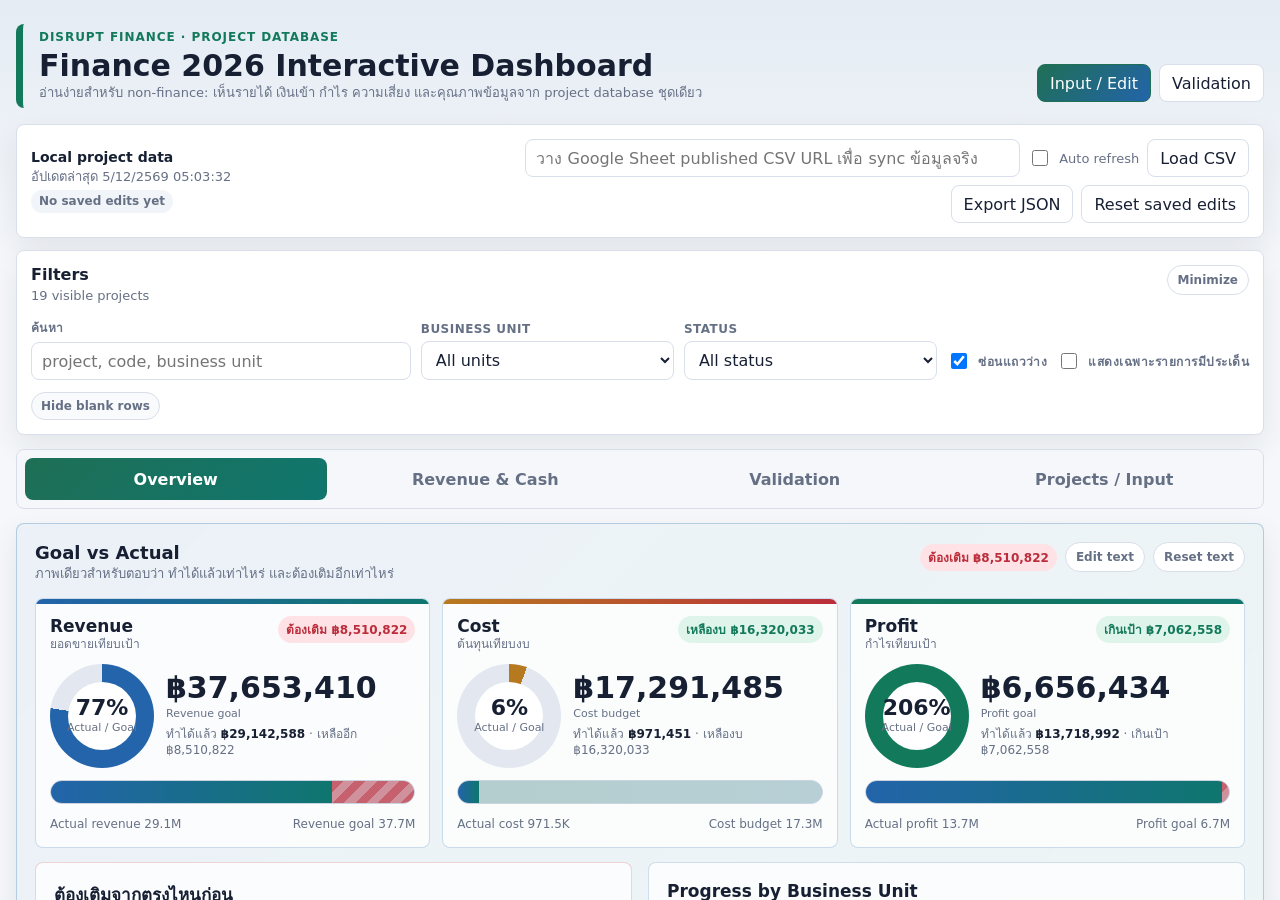
<file: index.html>
<!doctype html>
<html lang="th">
<head>
  <meta charset="utf-8">
  <meta name="viewport" content="width=device-width, initial-scale=1">
  <meta http-equiv="refresh" content="0; url=./dashboard/">
  <title>Finance Dashboard</title>
</head>
<body>
  <a href="./dashboard/">Open Finance Dashboard</a>
</body>
</html>
</file>
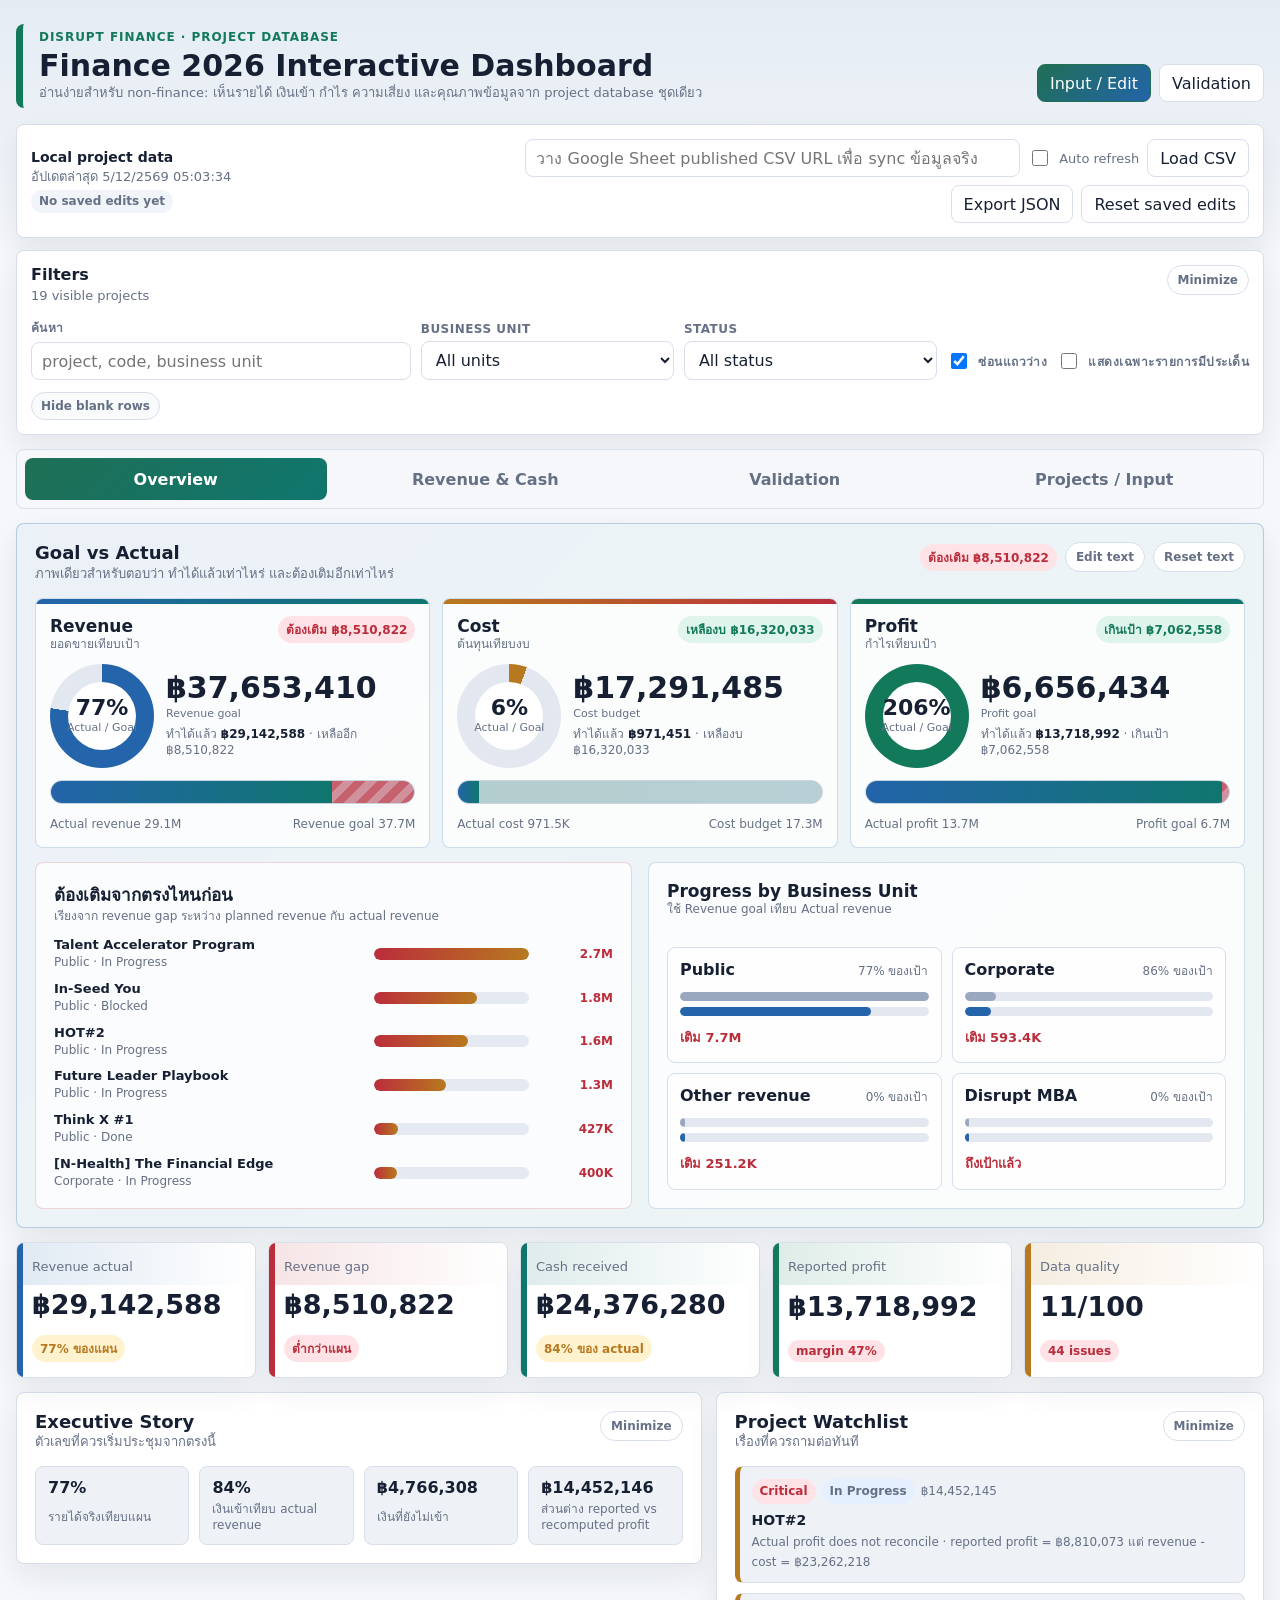
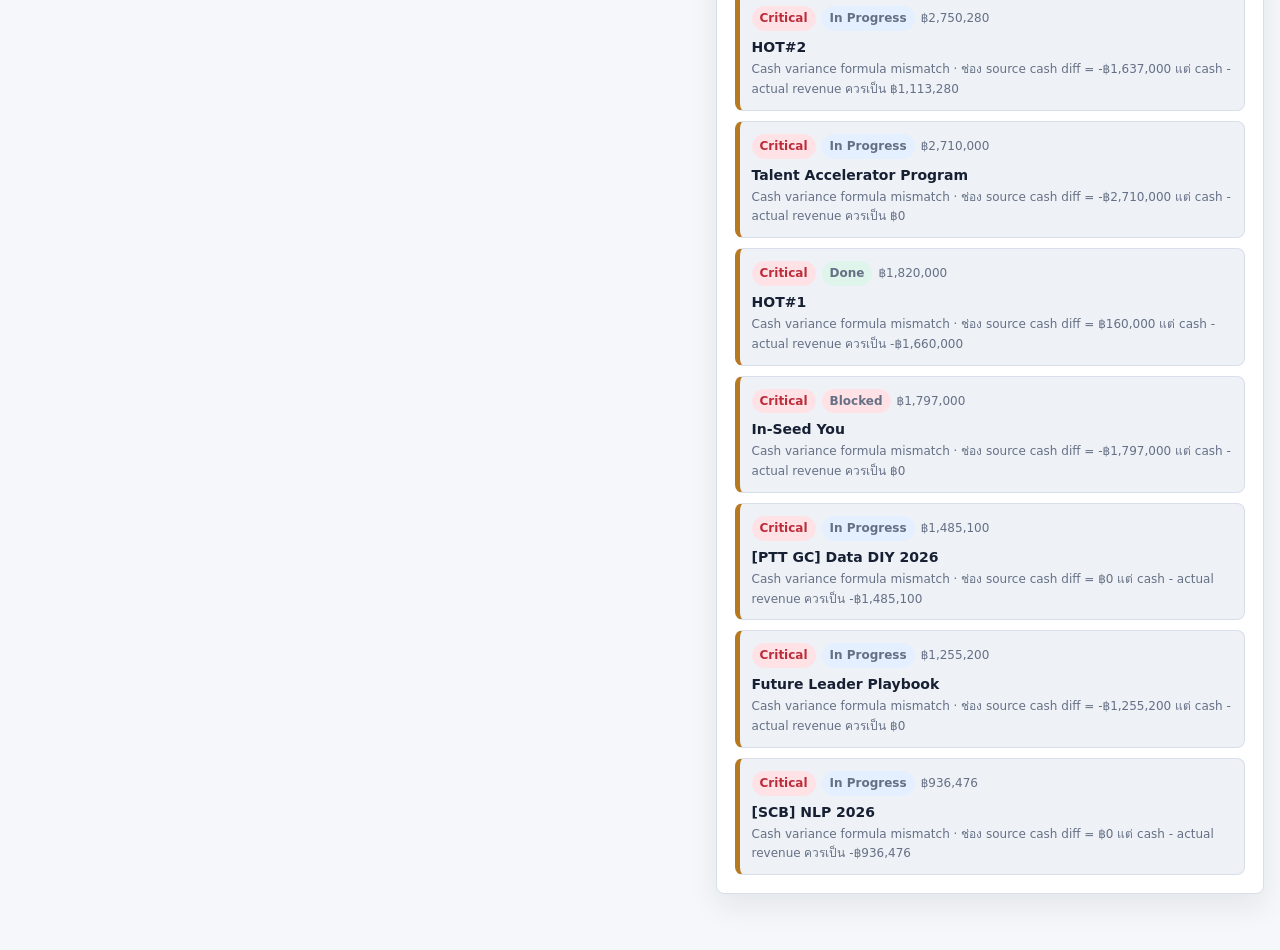
<file: dashboard/index.html>
<!doctype html>
<html lang="th">
<head>
  <meta charset="utf-8">
  <meta name="viewport" content="width=device-width, initial-scale=1">
  <title>Finance 2026 Interactive Dashboard</title>
  <script>
    if (location.pathname.endsWith("/dashboard")) {
      location.replace(`${location.pathname}/${location.search}${location.hash}`);
    }
  </script>
  <link rel="stylesheet" href="./assets/styles.css?v=9">
</head>
<body>
  <main class="shell">
    <header class="hero">
      <div>
        <p class="eyebrow">Disrupt Finance · Project Database</p>
        <h1>Finance 2026 Interactive Dashboard</h1>
        <p class="sub">อ่านง่ายสำหรับ non-finance: เห็นรายได้ เงินเข้า กำไร ความเสี่ยง และคุณภาพข้อมูลจาก project database ชุดเดียว</p>
      </div>
      <div class="hero-actions">
        <button class="btn primary" id="jumpInput">Input / Edit</button>
        <button class="btn" id="jumpValidation">Validation</button>
      </div>
    </header>

    <section class="source-panel">
      <div class="source-copy">
        <strong id="sourceLabel">Local project data</strong>
        <span id="lastUpdated">กำลังโหลดข้อมูล...</span>
        <span id="saveStatus">Autosave ready</span>
      </div>
      <div class="source-controls">
        <input id="sheetUrl" type="url" placeholder="วาง Google Sheet published CSV URL เพื่อ sync ข้อมูลจริง">
        <label class="check">
          <input id="autoRefresh" type="checkbox">
          <span>Auto refresh</span>
        </label>
        <button class="btn" id="loadSheet">Load CSV</button>
        <button class="btn" id="exportJson">Export JSON</button>
        <button class="btn" id="resetData">Reset saved edits</button>
      </div>
    </section>

    <section class="filter-shell" id="filterShell">
      <div class="filter-head">
        <div>
          <h2>Filters</h2>
          <p id="filterSummary">All projects</p>
        </div>
        <button class="icon-btn" id="toggleFilters" aria-expanded="true" aria-controls="filterBody">Minimize</button>
      </div>
      <div class="filters" id="filterBody">
        <label>
          <span>ค้นหา</span>
          <input id="searchBox" type="search" placeholder="project, code, business unit">
        </label>
        <label>
          <span>Business Unit</span>
          <select id="unitFilter"></select>
        </label>
        <label>
          <span>Status</span>
          <select id="statusFilter"></select>
        </label>
        <label class="check">
          <input id="hideEmpty" type="checkbox" checked>
          <span>ซ่อนแถวว่าง</span>
        </label>
        <label class="check">
          <input id="issueOnly" type="checkbox">
          <span>แสดงเฉพาะรายการมีประเด็น</span>
        </label>
      </div>
      <div class="filter-chips" id="filterChips"></div>
    </section>

    <nav class="tab-nav" aria-label="Dashboard sections">
      <button class="tab-btn active" data-tab="overview">Overview</button>
      <button class="tab-btn" data-tab="revenue">Revenue & Cash</button>
      <button class="tab-btn" data-tab="validation">Validation</button>
      <button class="tab-btn" data-tab="projects">Projects / Input</button>
    </nav>

    <section class="tab-panel active" data-panel="overview">
      <section class="goal-focus panel">
        <div class="panel-head">
          <div>
            <h2 class="editable-text" data-text-key="goal.title">Goal vs Actual</h2>
            <p class="editable-text" data-text-key="goal.subtitle">ภาพเดียวสำหรับตอบว่า ทำได้แล้วเท่าไหร่ และต้องเติมอีกเท่าไหร่</p>
          </div>
          <div class="panel-actions">
            <span class="pill bad" id="goalGapBadge">Checking</span>
            <button class="icon-btn" id="toggleTextEdit">Edit text</button>
            <button class="icon-btn" id="resetGoalText">Reset text</button>
          </div>
        </div>
        <div id="goalFocus"></div>
      </section>
      <section class="health-grid" id="healthGrid"></section>
      <section class="two-col">
        <article class="panel">
          <div class="panel-head">
            <div>
              <h2>Executive Story</h2>
              <p>ตัวเลขที่ควรเริ่มประชุมจากตรงนี้</p>
            </div>
            <button class="icon-btn collapse-btn" data-collapse-target="storyBody" aria-expanded="true">Minimize</button>
          </div>
          <div class="collapsible-content" id="storyBody">
            <div id="storyCards" class="story-grid"></div>
          </div>
        </article>

        <article class="panel">
          <div class="panel-head">
            <div>
              <h2>Project Watchlist</h2>
              <p>เรื่องที่ควรถามต่อทันที</p>
            </div>
            <button class="icon-btn collapse-btn" data-collapse-target="watchBody" aria-expanded="true">Minimize</button>
          </div>
          <div class="collapsible-content" id="watchBody">
            <div id="watchCards" class="watch-list"></div>
          </div>
        </article>
      </section>
    </section>

    <section class="tab-panel" data-panel="revenue">
      <section class="visual-grid">
        <article class="panel wide">
          <div class="panel-head">
            <div>
              <h2>Money Journey</h2>
              <p>แผนรายได้ → รายได้จริง → เงินเข้าจริง → กำไรที่รายงาน</p>
            </div>
            <div class="panel-actions">
              <span class="pill" id="profitTrustBadge">Checking</span>
              <button class="icon-btn collapse-btn" data-collapse-target="moneyBody" aria-expanded="true">Minimize</button>
            </div>
          </div>
          <div class="collapsible-content" id="moneyBody">
            <div id="waterfallChart" class="chart"></div>
          </div>
        </article>

        <article class="panel">
          <div class="panel-head">
            <div>
              <h2>Revenue Mix</h2>
              <p>รายได้ actual กระจุกอยู่ที่ไหน</p>
            </div>
            <button class="icon-btn collapse-btn" data-collapse-target="mixBody" aria-expanded="true">Minimize</button>
          </div>
          <div class="collapsible-content" id="mixBody">
            <div class="donut-wrap">
              <div class="donut" id="mixDonut"><div id="mixCenter"></div></div>
              <div id="mixLegend" class="legend-list"></div>
            </div>
          </div>
        </article>

        <article class="panel">
          <div class="panel-head">
            <div>
              <h2>Collection Funnel</h2>
              <p>แยกให้เห็นว่า revenue ยังไม่เท่ากับ cash</p>
            </div>
            <button class="icon-btn collapse-btn" data-collapse-target="funnelBody" aria-expanded="true">Minimize</button>
          </div>
          <div class="collapsible-content" id="funnelBody">
            <div id="funnelChart" class="funnel"></div>
          </div>
        </article>

        <article class="panel wide">
          <div class="panel-head">
            <div>
              <h2>Project Risk Map</h2>
              <p>แกนนอน = ทำรายได้เทียบแผน, แกนตั้ง = เงินเข้าเทียบ actual, ขนาดวง = มูลค่า project</p>
            </div>
            <button class="icon-btn collapse-btn" data-collapse-target="bubbleBody" aria-expanded="true">Minimize</button>
          </div>
          <div class="collapsible-content" id="bubbleBody">
            <div id="bubbleChart" class="chart"></div>
          </div>
        </article>
      </section>
    </section>

    <section class="tab-panel" data-panel="validation" id="validationSection">
      <section class="two-col">
        <article class="panel">
          <div class="panel-head">
            <div>
              <h2>Data Validation</h2>
              <p>เช็คว่าเลขในไฟล์เล่าเรื่องการเงินถูกทางไหม</p>
            </div>
            <div class="panel-actions">
              <span class="score" id="qualityScore">0</span>
              <button class="icon-btn collapse-btn" data-collapse-target="validationBody" aria-expanded="true">Minimize</button>
            </div>
          </div>
          <div class="collapsible-content" id="validationBody">
            <div id="validationSummary" class="validation-summary"></div>
            <div id="validationProjectGroups" class="validation-groups"></div>
          </div>
        </article>

        <article class="panel">
          <div class="panel-head">
            <div>
              <h2>Issue Guide</h2>
              <p>อ่าน priority แบบเร็ว</p>
            </div>
            <button class="icon-btn collapse-btn" data-collapse-target="guideBody" aria-expanded="true">Minimize</button>
          </div>
          <div class="collapsible-content" id="guideBody">
            <div class="guide-list">
              <div><span class="severity critical">Critical</span><p>ตัวเลขอาจทำให้ profit หรือ cash อ่านผิด</p></div>
              <div><span class="severity high">High</span><p>ควรคุยก่อนใช้ forecast หรือ meeting decision</p></div>
              <div><span class="severity medium">Medium</span><p>ต้องตามข้อมูลเพิ่มเพื่อให้ dashboard แม่นขึ้น</p></div>
              <div><span class="severity info">Info</span><p>ข้อมูลผิดปกติแต่ยังไม่ใช่ blocker</p></div>
            </div>
          </div>
        </article>
      </section>
    </section>

    <section class="tab-panel" data-panel="projects" id="inputSection">
      <section class="panel">
        <div class="panel-head">
          <div>
            <h2>Input / Edit</h2>
            <p>แก้ข้อมูลในตารางนี้แล้ว dashboard, validation, chart จะคำนวณใหม่ทันที</p>
          </div>
          <div class="panel-actions">
            <span class="pill" id="visibleCount">0 rows</span>
            <button class="icon-btn collapse-btn" data-collapse-target="inputBody" aria-expanded="true">Minimize</button>
          </div>
        </div>
        <div class="collapsible-content" id="inputBody">
          <div class="table-wrap">
            <table class="input-table">
              <thead>
                <tr>
                  <th>Unit</th>
                  <th>Code</th>
                  <th>Project</th>
                  <th>Status</th>
                  <th>Plan Rev.</th>
                  <th>Actual Rev.</th>
                  <th>Cash</th>
                  <th>Cost Plan</th>
                  <th>Cost Actual</th>
                  <th>Profit Plan</th>
                  <th>Profit Actual</th>
                  <th>Validation</th>
                </tr>
              </thead>
              <tbody id="inputRows"></tbody>
            </table>
          </div>
        </div>
      </section>
    </section>
  </main>

  <script src="./assets/app.js?v=9"></script>
</body>
</html>
</file>
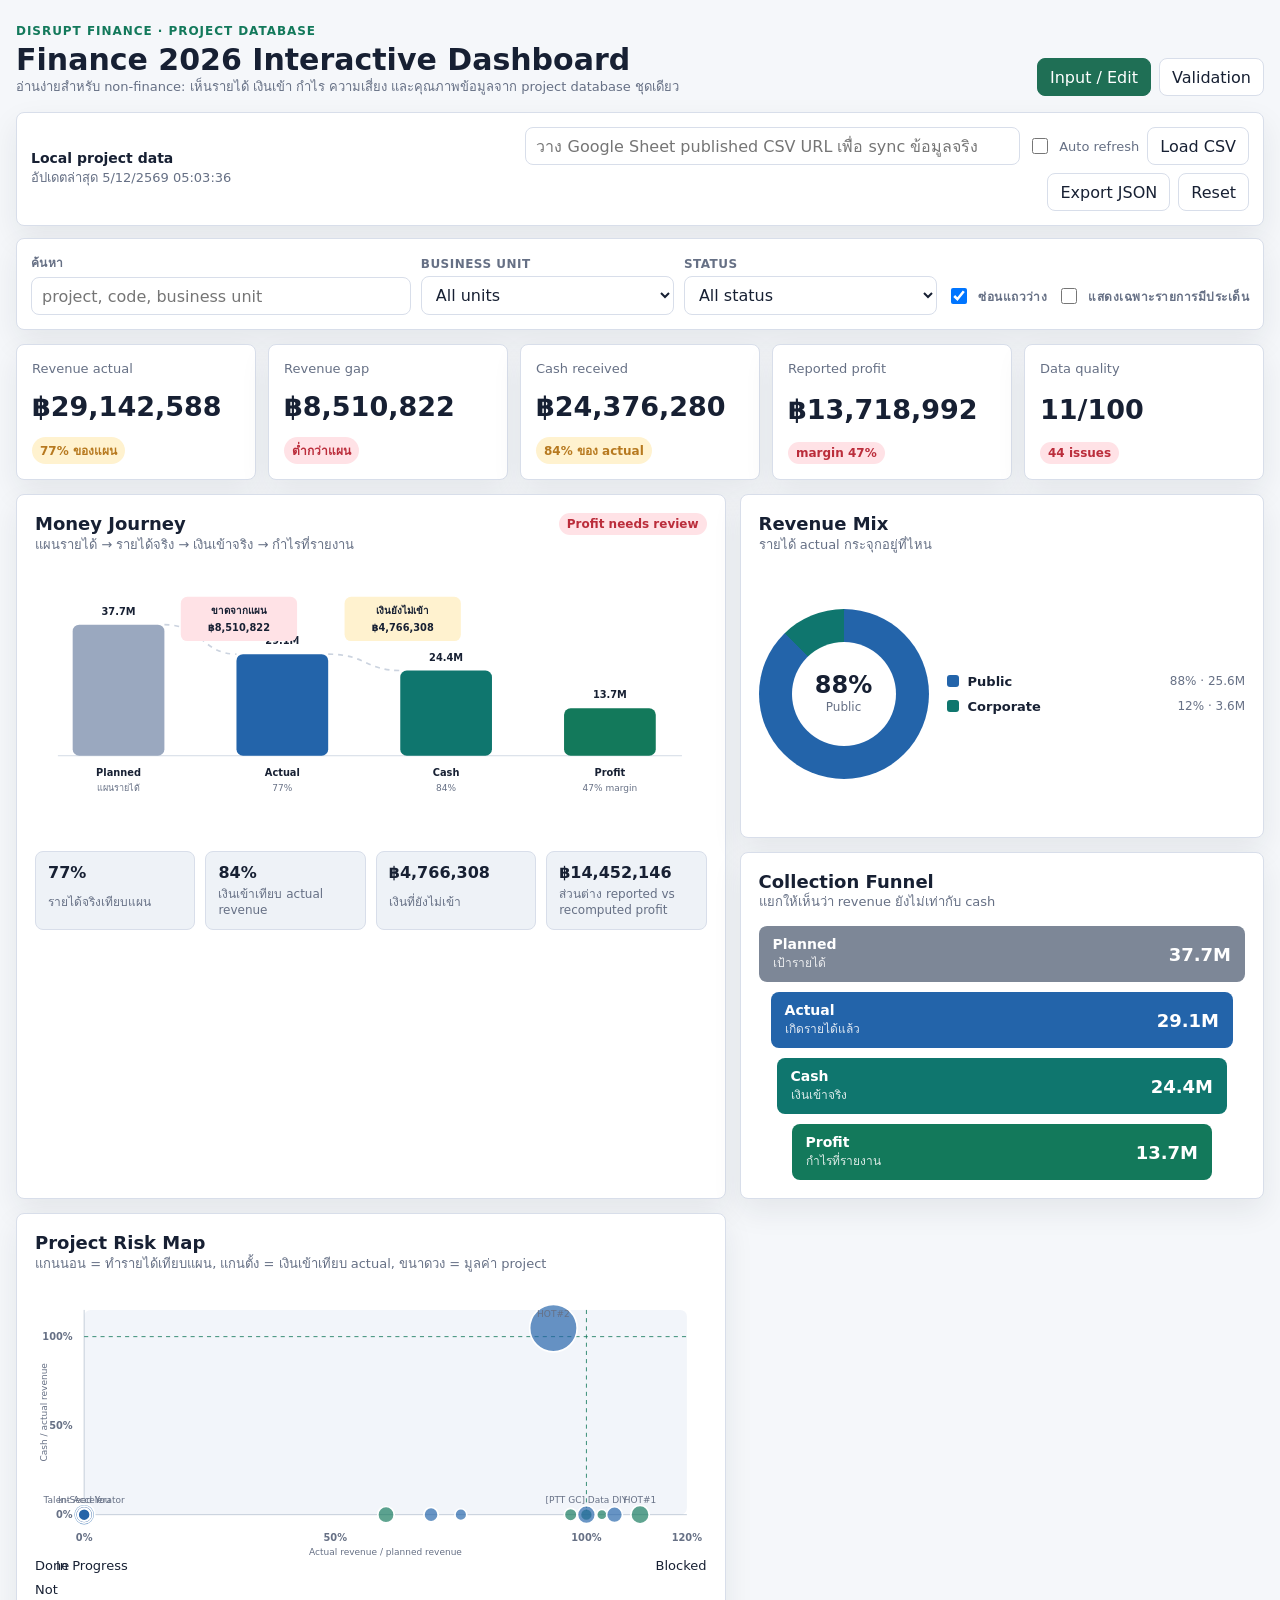
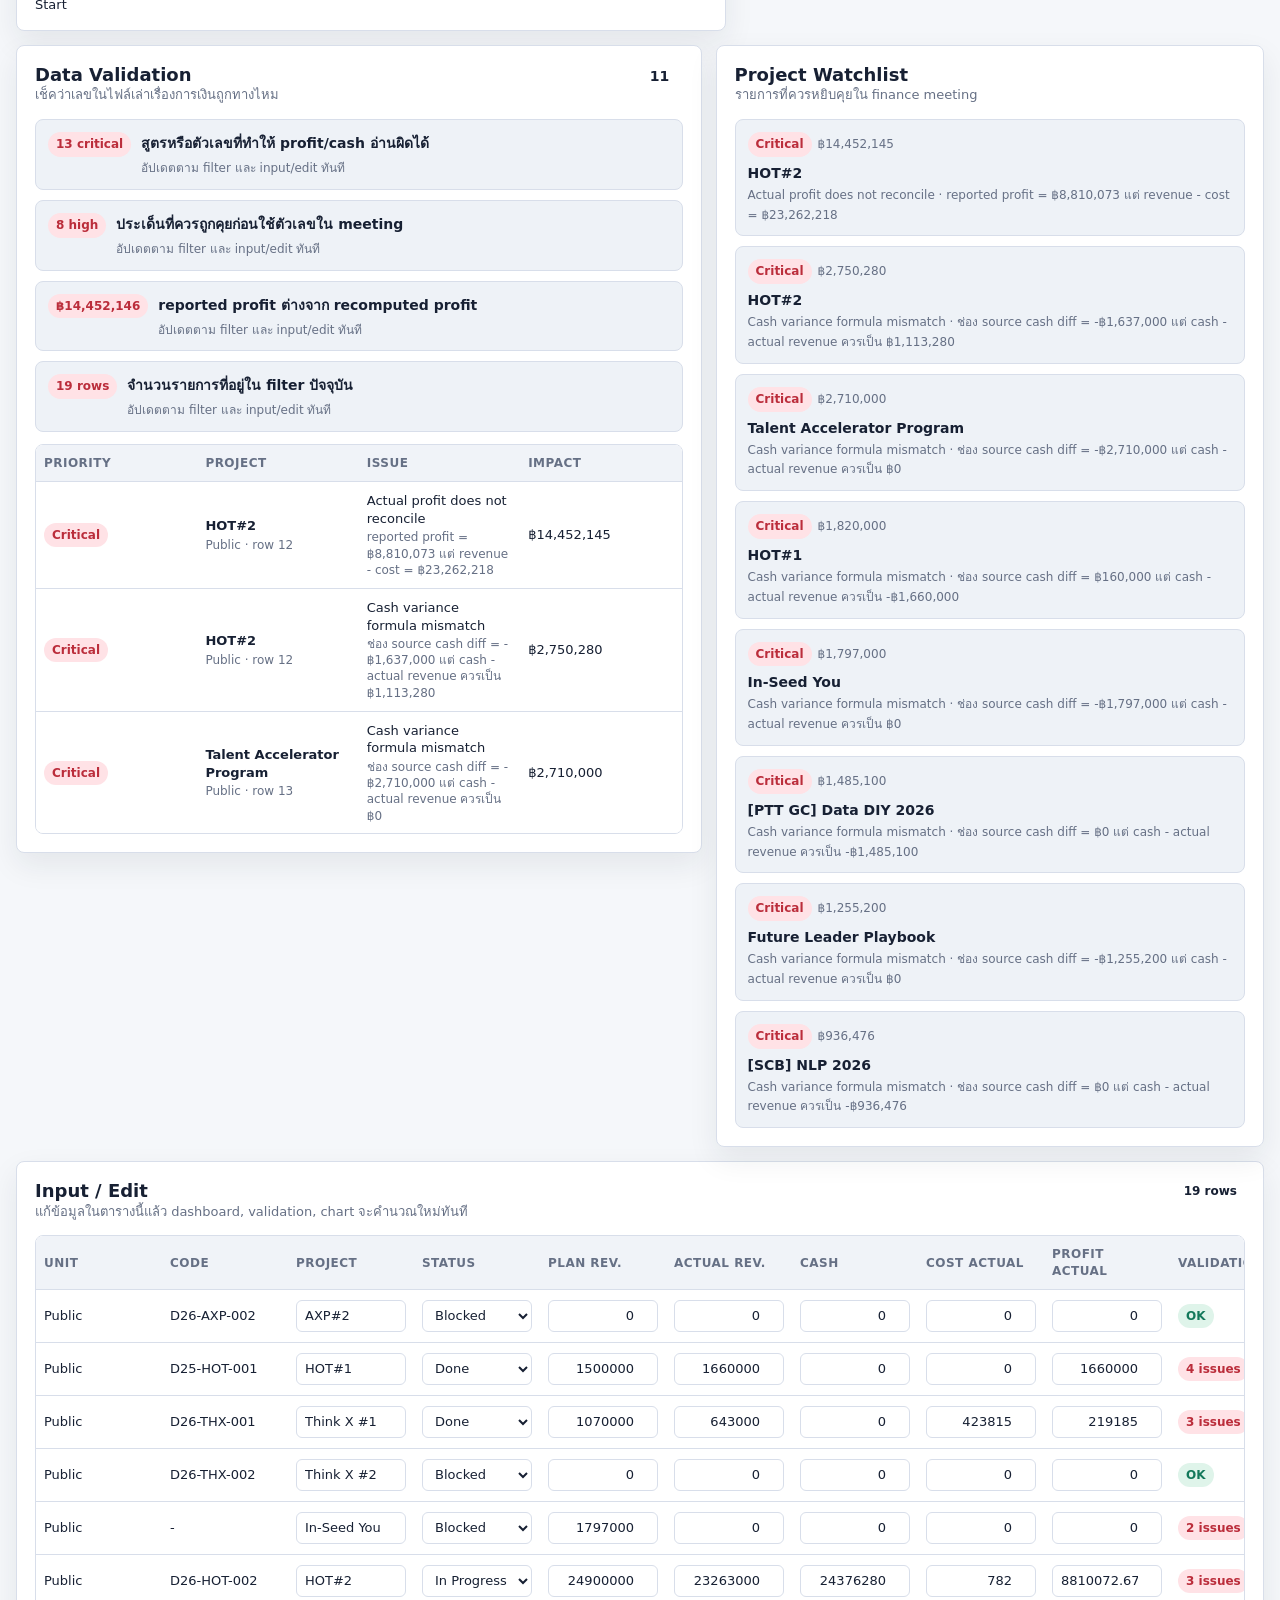
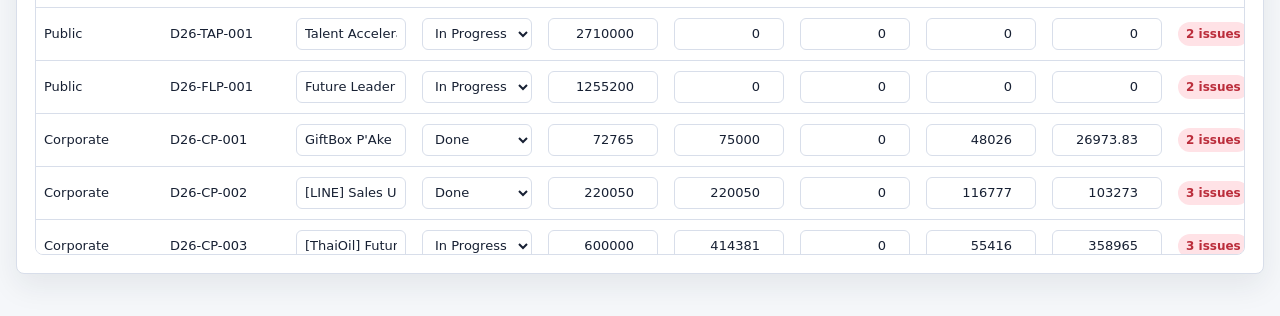
<file: input-edit-database-google-sheet-real/dashboard/index.html>
<!doctype html>
<html lang="th">
<head>
  <meta charset="utf-8">
  <meta name="viewport" content="width=device-width, initial-scale=1">
  <title>Finance 2026 Interactive Dashboard</title>
  <link rel="stylesheet" href="./assets/styles.css?v=2">
</head>
<body>
  <main class="shell">
    <header class="hero">
      <div>
        <p class="eyebrow">Disrupt Finance · Project Database</p>
        <h1>Finance 2026 Interactive Dashboard</h1>
        <p class="sub">อ่านง่ายสำหรับ non-finance: เห็นรายได้ เงินเข้า กำไร ความเสี่ยง และคุณภาพข้อมูลจาก project database ชุดเดียว</p>
      </div>
      <div class="hero-actions">
        <button class="btn primary" id="jumpInput">Input / Edit</button>
        <button class="btn" id="jumpValidation">Validation</button>
      </div>
    </header>

    <section class="source-panel">
      <div class="source-copy">
        <strong id="sourceLabel">Local project data</strong>
        <span id="lastUpdated">กำลังโหลดข้อมูล...</span>
      </div>
      <div class="source-controls">
        <input id="sheetUrl" type="url" placeholder="วาง Google Sheet published CSV URL เพื่อ sync ข้อมูลจริง">
        <label class="check">
          <input id="autoRefresh" type="checkbox">
          <span>Auto refresh</span>
        </label>
        <button class="btn" id="loadSheet">Load CSV</button>
        <button class="btn" id="exportJson">Export JSON</button>
        <button class="btn" id="resetData">Reset</button>
      </div>
    </section>

    <section class="filters">
      <label>
        <span>ค้นหา</span>
        <input id="searchBox" type="search" placeholder="project, code, business unit">
      </label>
      <label>
        <span>Business Unit</span>
        <select id="unitFilter"></select>
      </label>
      <label>
        <span>Status</span>
        <select id="statusFilter"></select>
      </label>
      <label class="check">
        <input id="hideEmpty" type="checkbox" checked>
        <span>ซ่อนแถวว่าง</span>
      </label>
      <label class="check">
        <input id="issueOnly" type="checkbox">
        <span>แสดงเฉพาะรายการมีประเด็น</span>
      </label>
    </section>

    <section class="health-grid" id="healthGrid"></section>

    <section class="visual-grid">
      <article class="panel wide">
        <div class="panel-head">
          <div>
            <h2>Money Journey</h2>
            <p>แผนรายได้ → รายได้จริง → เงินเข้าจริง → กำไรที่รายงาน</p>
          </div>
          <span class="pill" id="profitTrustBadge">Checking</span>
        </div>
        <div id="waterfallChart" class="chart"></div>
        <div id="storyCards" class="story-grid"></div>
      </article>

      <article class="panel">
        <div class="panel-head">
          <div>
            <h2>Revenue Mix</h2>
            <p>รายได้ actual กระจุกอยู่ที่ไหน</p>
          </div>
        </div>
        <div class="donut-wrap">
          <div class="donut" id="mixDonut"><div id="mixCenter"></div></div>
          <div id="mixLegend" class="legend-list"></div>
        </div>
      </article>

      <article class="panel">
        <div class="panel-head">
          <div>
            <h2>Collection Funnel</h2>
            <p>แยกให้เห็นว่า revenue ยังไม่เท่ากับ cash</p>
          </div>
        </div>
        <div id="funnelChart" class="funnel"></div>
      </article>

      <article class="panel wide">
        <div class="panel-head">
          <div>
            <h2>Project Risk Map</h2>
            <p>แกนนอน = ทำรายได้เทียบแผน, แกนตั้ง = เงินเข้าเทียบ actual, ขนาดวง = มูลค่า project</p>
          </div>
        </div>
        <div id="bubbleChart" class="chart"></div>
      </article>
    </section>

    <section class="two-col">
      <article class="panel" id="validationSection">
        <div class="panel-head">
          <div>
            <h2>Data Validation</h2>
            <p>เช็คว่าเลขในไฟล์เล่าเรื่องการเงินถูกทางไหม</p>
          </div>
          <span class="score" id="qualityScore">0</span>
        </div>
        <div id="validationSummary" class="validation-summary"></div>
        <div class="table-wrap compact">
          <table>
            <thead>
              <tr>
                <th>Priority</th>
                <th>Project</th>
                <th>Issue</th>
                <th>Impact</th>
              </tr>
            </thead>
            <tbody id="validationRows"></tbody>
          </table>
        </div>
      </article>

      <article class="panel">
        <div class="panel-head">
          <div>
            <h2>Project Watchlist</h2>
            <p>รายการที่ควรหยิบคุยใน finance meeting</p>
          </div>
        </div>
        <div id="watchCards" class="watch-list"></div>
      </article>
    </section>

    <section class="panel" id="inputSection">
      <div class="panel-head">
        <div>
          <h2>Input / Edit</h2>
          <p>แก้ข้อมูลในตารางนี้แล้ว dashboard, validation, chart จะคำนวณใหม่ทันที</p>
        </div>
        <span class="pill" id="visibleCount">0 rows</span>
      </div>
      <div class="table-wrap">
        <table class="input-table">
          <thead>
            <tr>
              <th>Unit</th>
              <th>Code</th>
              <th>Project</th>
              <th>Status</th>
              <th>Plan Rev.</th>
              <th>Actual Rev.</th>
              <th>Cash</th>
              <th>Cost Actual</th>
              <th>Profit Actual</th>
              <th>Validation</th>
            </tr>
          </thead>
          <tbody id="inputRows"></tbody>
        </table>
      </div>
    </section>
  </main>

  <script src="./assets/app.js?v=2"></script>
</body>
</html>
</file>
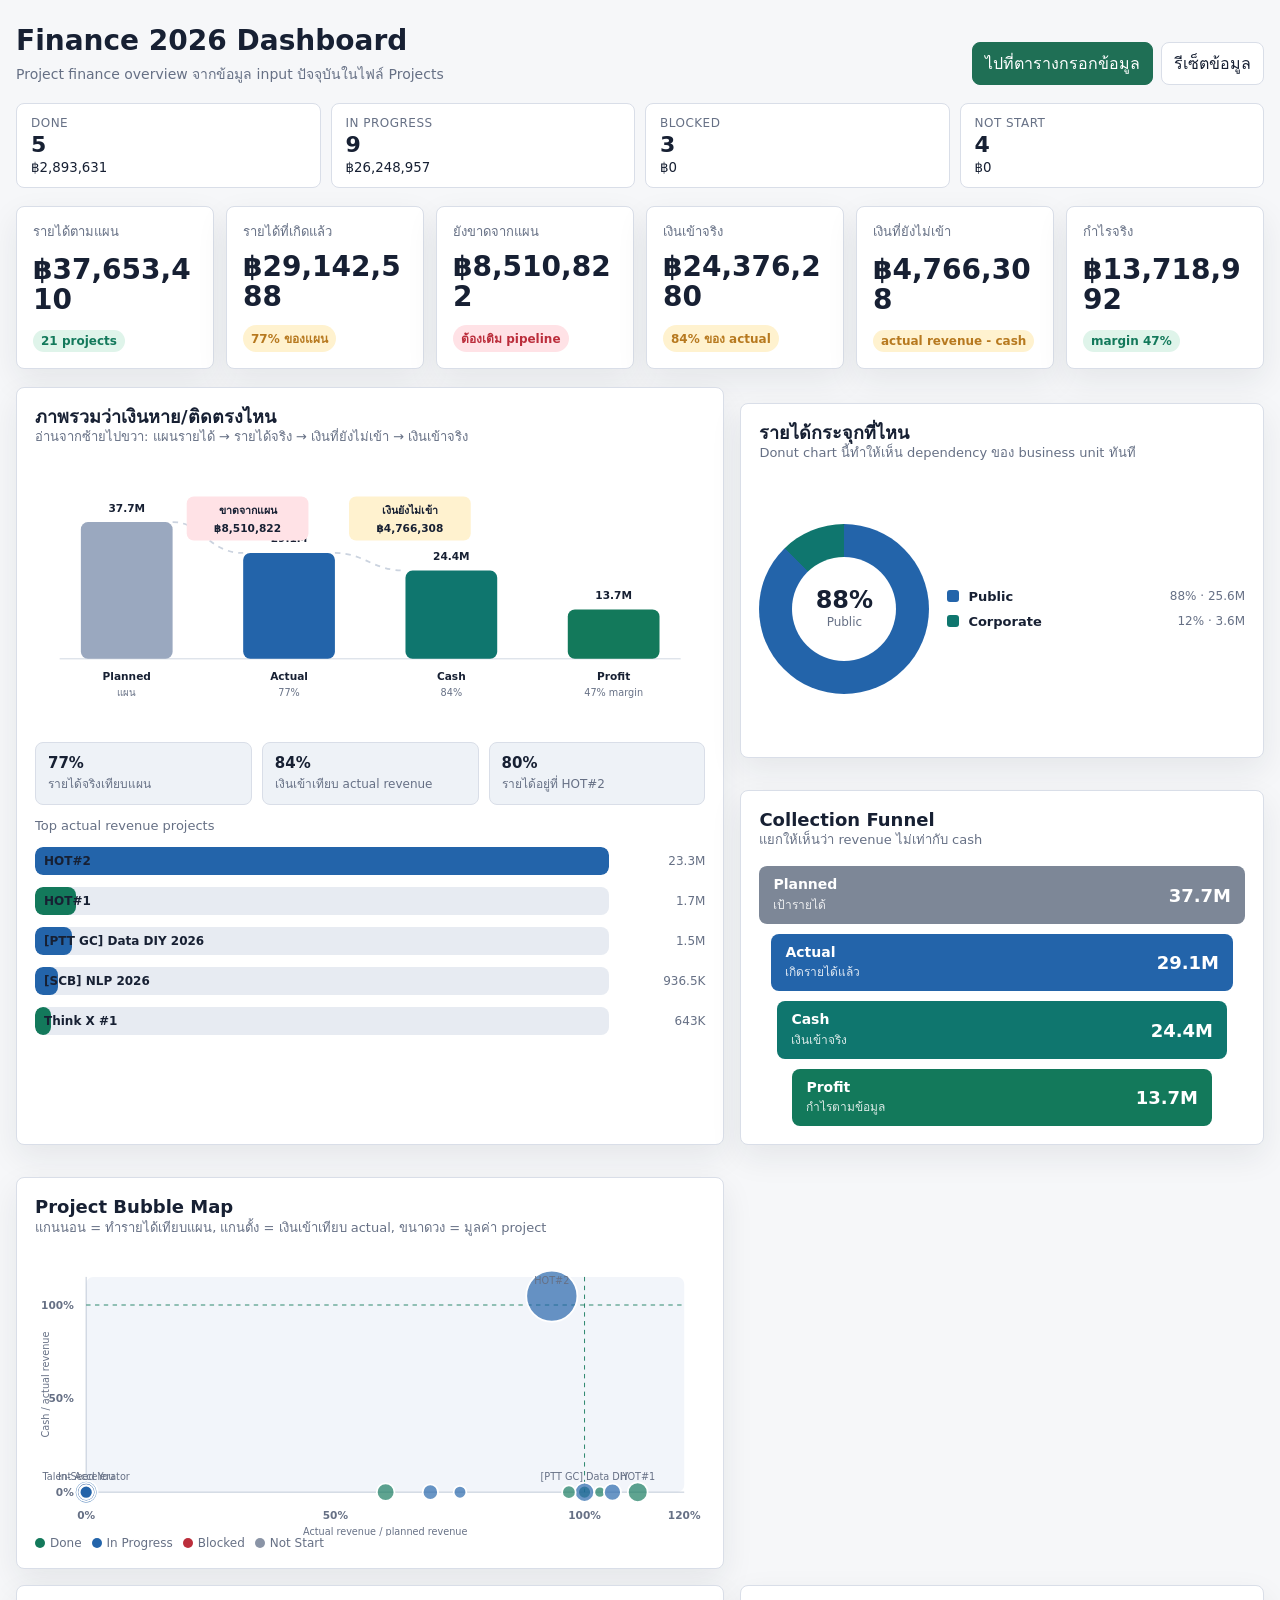
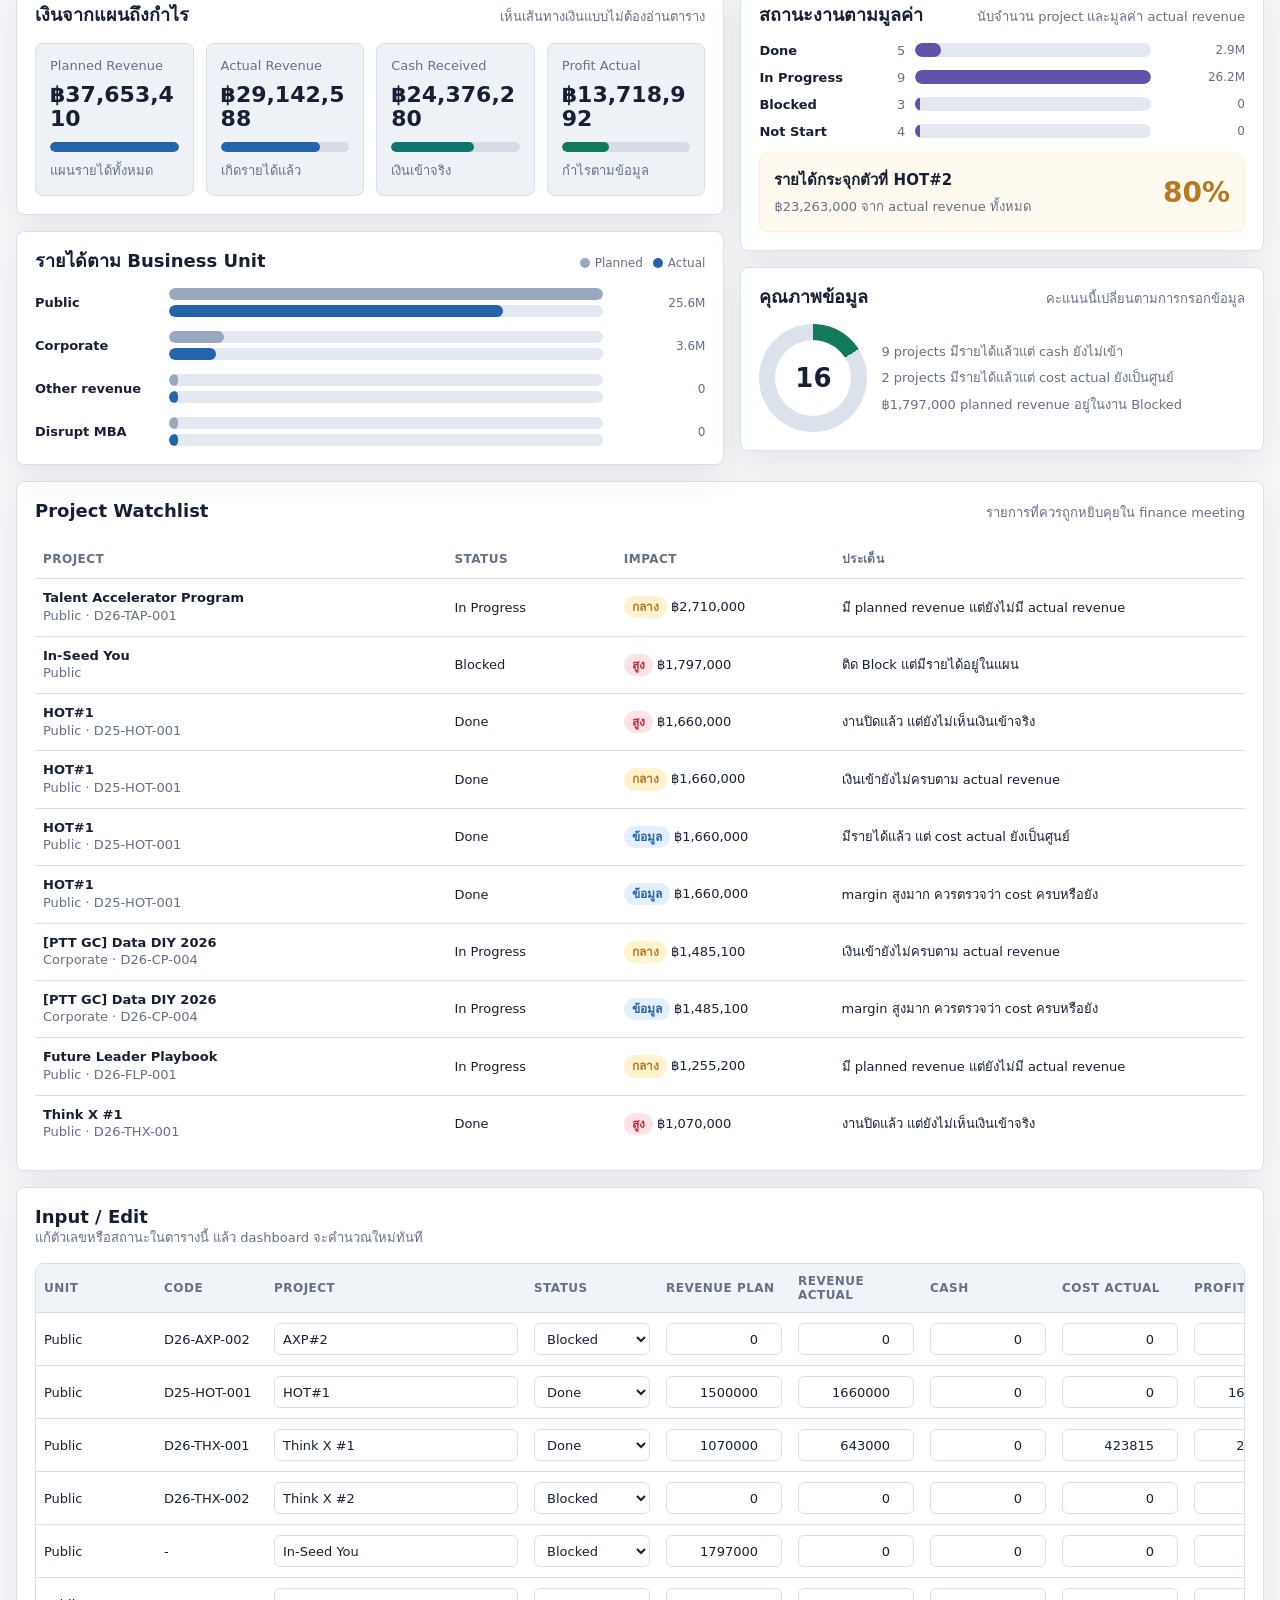
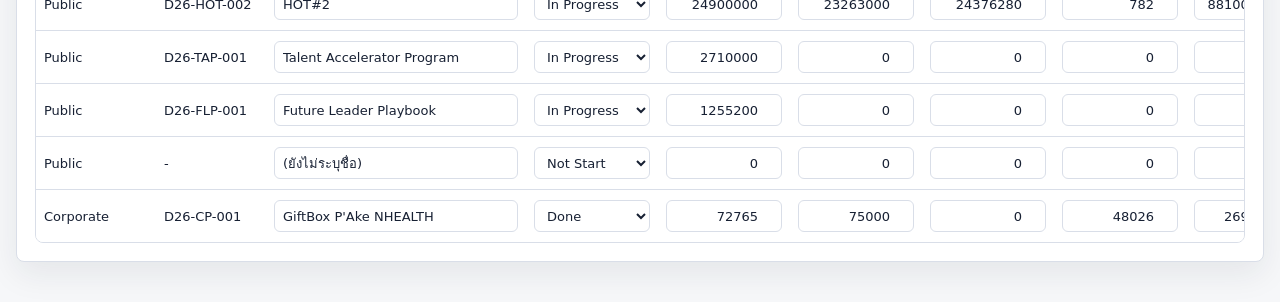
<file: input-edit-database-google-sheet-real/finance-dashboard-prototype.html>
<!doctype html>
<html lang="th">
<head>
  <meta charset="utf-8">
  <meta name="viewport" content="width=device-width, initial-scale=1">
  <title>Finance 2026 Dashboard Prototype</title>
  <style>
    :root {
      --bg: #f6f7f9;
      --surface: #ffffff;
      --ink: #172033;
      --muted: #667085;
      --line: #d9dee8;
      --green: #13795b;
      --green-soft: #dff4ea;
      --amber: #b7791f;
      --amber-soft: #fff2cf;
      --red: #bb2d3b;
      --red-soft: #ffe2e6;
      --blue: #2364aa;
      --blue-soft: #e3efff;
      --violet: #6251a8;
      --teal: #0f766e;
      --panel: #eef2f7;
      --shadow: 0 12px 32px rgba(23, 32, 51, 0.08);
    }

    * {
      box-sizing: border-box;
    }

    body {
      margin: 0;
      min-width: 320px;
      background: var(--bg);
      color: var(--ink);
      font-family: Inter, ui-sans-serif, system-ui, -apple-system, BlinkMacSystemFont, "Segoe UI", sans-serif;
      letter-spacing: 0;
    }

    button,
    input,
    select {
      font: inherit;
    }

    .shell {
      width: min(1480px, calc(100vw - 32px));
      margin: 0 auto;
      padding: 24px 0 40px;
    }

    .topbar {
      display: grid;
      grid-template-columns: minmax(0, 1fr) auto;
      gap: 16px;
      align-items: end;
      margin-bottom: 18px;
    }

    h1,
    h2,
    h3,
    p {
      margin: 0;
    }

    h1 {
      font-size: 28px;
      line-height: 1.2;
      font-weight: 760;
    }

    .sub {
      margin-top: 6px;
      color: var(--muted);
      font-size: 14px;
      line-height: 1.5;
    }

    .toolbar {
      display: flex;
      flex-wrap: wrap;
      gap: 8px;
      justify-content: flex-end;
    }

    .btn {
      border: 1px solid var(--line);
      background: var(--surface);
      color: var(--ink);
      min-height: 36px;
      padding: 8px 12px;
      border-radius: 8px;
      cursor: pointer;
    }

    .btn.primary {
      border-color: #1f6f55;
      background: #1f6f55;
      color: #fff;
    }

    .status-strip {
      display: grid;
      grid-template-columns: repeat(4, minmax(0, 1fr));
      gap: 10px;
      margin-bottom: 18px;
    }

    .status-pill {
      border: 1px solid var(--line);
      border-radius: 8px;
      background: var(--surface);
      padding: 12px 14px;
      display: grid;
      gap: 4px;
    }

    .status-pill strong {
      font-size: 22px;
      line-height: 1;
    }

    .status-pill span {
      color: var(--muted);
      font-size: 12px;
      text-transform: uppercase;
      letter-spacing: 0.04em;
    }

    .kpi-grid {
      display: grid;
      grid-template-columns: repeat(6, minmax(0, 1fr));
      gap: 12px;
      margin-bottom: 18px;
    }

    .kpi {
      background: var(--surface);
      border: 1px solid var(--line);
      border-radius: 8px;
      padding: 16px;
      min-height: 142px;
      box-shadow: var(--shadow);
      display: grid;
      align-content: space-between;
      gap: 12px;
    }

    .kpi label {
      color: var(--muted);
      font-size: 13px;
      line-height: 1.35;
    }

    .kpi .value {
      font-size: 28px;
      line-height: 1.08;
      font-weight: 780;
      word-break: break-word;
    }

    .kpi .delta {
      display: inline-flex;
      width: fit-content;
      max-width: 100%;
      padding: 4px 8px;
      border-radius: 999px;
      font-size: 12px;
      font-weight: 680;
      white-space: normal;
    }

    .delta.good {
      color: var(--green);
      background: var(--green-soft);
    }

    .delta.warn {
      color: var(--amber);
      background: var(--amber-soft);
    }

    .delta.bad {
      color: var(--red);
      background: var(--red-soft);
    }

    .main-grid {
      display: grid;
      grid-template-columns: minmax(0, 1.15fr) minmax(390px, 0.85fr);
      gap: 16px;
      align-items: start;
    }

    .panel {
      background: var(--surface);
      border: 1px solid var(--line);
      border-radius: 8px;
      box-shadow: var(--shadow);
      padding: 18px;
      min-width: 0;
    }

    .panel + .panel {
      margin-top: 16px;
    }

    .panel-head {
      display: flex;
      align-items: baseline;
      justify-content: space-between;
      gap: 12px;
      margin-bottom: 16px;
    }

    .panel h2 {
      font-size: 18px;
      line-height: 1.25;
    }

    .hint {
      color: var(--muted);
      font-size: 13px;
      line-height: 1.45;
    }

    .flow {
      display: grid;
      grid-template-columns: repeat(4, minmax(0, 1fr));
      gap: 12px;
    }

    .flow-step {
      border: 1px solid var(--line);
      border-radius: 8px;
      background: var(--panel);
      padding: 14px;
      min-height: 126px;
      display: grid;
      gap: 10px;
    }

    .flow-step .label {
      font-size: 13px;
      color: var(--muted);
    }

    .flow-step .amount {
      font-size: 22px;
      font-weight: 760;
      line-height: 1.12;
      word-break: break-word;
    }

    .meter {
      height: 10px;
      background: #d7dce6;
      border-radius: 999px;
      overflow: hidden;
    }

    .meter span {
      display: block;
      height: 100%;
      border-radius: inherit;
      background: var(--blue);
    }

    .meter.cash span {
      background: var(--teal);
    }

    .meter.profit span {
      background: var(--green);
    }

    .bar-list {
      display: grid;
      gap: 14px;
    }

    .bar-row {
      display: grid;
      grid-template-columns: 124px minmax(0, 1fr) 92px;
      gap: 10px;
      align-items: center;
    }

    .bar-name {
      font-size: 13px;
      font-weight: 700;
      white-space: nowrap;
      overflow: hidden;
      text-overflow: ellipsis;
    }

    .bar-stack {
      display: grid;
      gap: 5px;
    }

    .bar-line {
      height: 12px;
      background: #e4e8f0;
      border-radius: 999px;
      overflow: hidden;
    }

    .bar-line span {
      display: block;
      height: 100%;
      min-width: 2px;
      border-radius: inherit;
    }

    .bar-line.plan span {
      background: #9aa8bf;
    }

    .bar-line.actual span {
      background: var(--blue);
    }

    .bar-value {
      font-size: 12px;
      color: var(--muted);
      text-align: right;
    }

    .legend {
      display: flex;
      flex-wrap: wrap;
      gap: 10px;
      align-items: center;
      color: var(--muted);
      font-size: 12px;
    }

    .legend i {
      width: 10px;
      height: 10px;
      display: inline-block;
      border-radius: 999px;
      margin-right: 5px;
      vertical-align: -1px;
    }

    .status-bars {
      display: grid;
      gap: 12px;
    }

    .status-row {
      display: grid;
      grid-template-columns: 92px 44px minmax(0, 1fr) 84px;
      gap: 10px;
      align-items: center;
      font-size: 13px;
    }

    .status-row .count {
      color: var(--muted);
      text-align: right;
    }

    .mini-bar {
      height: 14px;
      background: #e4e8f0;
      border-radius: 999px;
      overflow: hidden;
    }

    .mini-bar span {
      display: block;
      height: 100%;
      background: var(--violet);
      border-radius: inherit;
    }

    .risk-callout {
      display: grid;
      grid-template-columns: 1fr auto;
      gap: 12px;
      align-items: center;
      border: 1px solid var(--amber-soft);
      background: #fffaf0;
      border-radius: 8px;
      padding: 14px;
      margin-top: 14px;
    }

    .risk-callout strong {
      display: block;
      font-size: 15px;
      margin-bottom: 4px;
    }

    .risk-callout .big {
      font-size: 28px;
      font-weight: 780;
      color: var(--amber);
    }

    .watch-table,
    .input-table {
      width: 100%;
      border-collapse: collapse;
      table-layout: fixed;
    }

    th,
    td {
      border-bottom: 1px solid var(--line);
      padding: 10px 8px;
      text-align: left;
      vertical-align: middle;
    }

    th {
      color: var(--muted);
      font-size: 12px;
      font-weight: 760;
      text-transform: uppercase;
      letter-spacing: 0.04em;
    }

    td {
      font-size: 13px;
      line-height: 1.35;
    }

    tbody tr:last-child td {
      border-bottom: 0;
    }

    .project-name {
      font-weight: 700;
      overflow-wrap: anywhere;
    }

    .tag {
      display: inline-flex;
      max-width: 100%;
      align-items: center;
      padding: 3px 8px;
      border-radius: 999px;
      font-size: 12px;
      font-weight: 700;
      white-space: normal;
    }

    .tag.red {
      background: var(--red-soft);
      color: var(--red);
    }

    .tag.amber {
      background: var(--amber-soft);
      color: var(--amber);
    }

    .tag.blue {
      background: var(--blue-soft);
      color: var(--blue);
    }

    .tag.green {
      background: var(--green-soft);
      color: var(--green);
    }

    .input-wrap {
      margin-top: 16px;
      overflow: auto;
      border: 1px solid var(--line);
      border-radius: 8px;
      background: var(--surface);
      max-height: 580px;
    }

    .input-table {
      min-width: 1180px;
    }

    .input-table th {
      position: sticky;
      top: 0;
      z-index: 1;
      background: #f0f3f8;
    }

    .input-table input,
    .input-table select {
      width: 100%;
      min-height: 32px;
      border: 1px solid var(--line);
      border-radius: 6px;
      padding: 6px 8px;
      background: #fff;
      color: var(--ink);
    }

    .input-table input[type="number"] {
      text-align: right;
    }

    .section-spacer {
      margin-top: 16px;
    }

    .quality {
      display: grid;
      grid-template-columns: 108px minmax(0, 1fr);
      gap: 14px;
      align-items: center;
    }

    .quality-score {
      width: 108px;
      height: 108px;
      border-radius: 50%;
      display: grid;
      place-items: center;
      background:
        conic-gradient(var(--green) var(--score), #dce2eb 0);
      color: var(--ink);
      font-size: 26px;
      font-weight: 780;
      position: relative;
    }

    .quality-score::after {
      content: "";
      position: absolute;
      width: 76px;
      height: 76px;
      border-radius: 50%;
      background: var(--surface);
    }

    .quality-score span {
      position: relative;
      z-index: 1;
    }

    .quality-list {
      display: grid;
      gap: 8px;
      color: var(--muted);
      font-size: 13px;
      line-height: 1.4;
    }

    .visual-grid {
      display: grid;
      grid-template-columns: minmax(0, 1.15fr) minmax(360px, 0.85fr);
      gap: 16px;
      margin-bottom: 16px;
      align-items: stretch;
    }

    .visual-card {
      min-height: 340px;
      display: grid;
      align-content: start;
    }

    .visual-card.wide {
      grid-row: span 2;
    }

    .viz {
      width: 100%;
      min-height: 260px;
    }

    .waterfall-svg,
    .bubble-svg {
      width: 100%;
      height: auto;
      display: block;
    }

    .axis-label {
      fill: var(--muted);
      font-size: 12px;
      font-weight: 650;
    }

    .chart-label {
      fill: var(--ink);
      font-size: 12px;
      font-weight: 760;
    }

    .chart-note {
      fill: var(--muted);
      font-size: 11px;
    }

    .donut-layout {
      display: grid;
      grid-template-columns: 170px minmax(0, 1fr);
      gap: 18px;
      align-items: center;
      min-height: 260px;
    }

    .donut {
      width: 170px;
      aspect-ratio: 1;
      border-radius: 50%;
      background: conic-gradient(var(--blue) 0 80%, var(--teal) 80% 100%);
      display: grid;
      place-items: center;
      position: relative;
    }

    .donut::after {
      content: "";
      width: 104px;
      height: 104px;
      border-radius: 50%;
      background: var(--surface);
      position: absolute;
    }

    .donut-center {
      position: relative;
      z-index: 1;
      text-align: center;
      display: grid;
      gap: 3px;
    }

    .donut-center strong {
      font-size: 24px;
      line-height: 1;
    }

    .donut-center span {
      color: var(--muted);
      font-size: 12px;
    }

    .mix-list,
    .funnel-list,
    .story-list {
      display: grid;
      gap: 10px;
    }

    .mix-row {
      display: grid;
      grid-template-columns: 12px minmax(0, 1fr) auto;
      gap: 9px;
      align-items: center;
      font-size: 13px;
    }

    .mix-dot {
      width: 12px;
      height: 12px;
      border-radius: 3px;
    }

    .mix-name {
      overflow: hidden;
      text-overflow: ellipsis;
      white-space: nowrap;
      font-weight: 700;
    }

    .mix-value {
      color: var(--muted);
      font-size: 12px;
      text-align: right;
    }

    .funnel {
      display: grid;
      gap: 10px;
      min-height: 260px;
      align-content: center;
    }

    .funnel-stage {
      min-height: 48px;
      border-radius: 8px;
      display: grid;
      grid-template-columns: minmax(0, 1fr) auto;
      gap: 10px;
      align-items: center;
      color: #fff;
      padding: 10px 14px;
      margin-inline: var(--inset);
      background: var(--tone);
    }

    .funnel-stage strong {
      display: block;
      font-size: 14px;
      line-height: 1.25;
    }

    .funnel-stage span {
      opacity: 0.86;
      font-size: 12px;
    }

    .funnel-stage b {
      font-size: 18px;
      white-space: nowrap;
    }

    .story-strip {
      display: grid;
      grid-template-columns: repeat(3, minmax(0, 1fr));
      gap: 10px;
      margin-top: 14px;
    }

    .story-item {
      border: 1px solid var(--line);
      background: var(--panel);
      border-radius: 8px;
      padding: 11px 12px;
      display: grid;
      gap: 4px;
    }

    .story-item strong {
      font-size: 15px;
      line-height: 1.25;
    }

    .story-item span {
      color: var(--muted);
      font-size: 12px;
      line-height: 1.35;
    }

    .top-projects {
      display: grid;
      gap: 12px;
      margin-top: 12px;
    }

    .project-bar {
      display: grid;
      grid-template-columns: minmax(0, 1fr) 86px;
      gap: 10px;
      align-items: center;
    }

    .project-track {
      position: relative;
      height: 28px;
      border-radius: 8px;
      background: #e7ebf2;
      overflow: hidden;
    }

    .project-fill {
      height: 100%;
      border-radius: inherit;
      background: var(--blue);
    }

    .project-caption {
      position: absolute;
      inset: 0;
      display: flex;
      align-items: center;
      padding: 0 9px;
      color: var(--ink);
      font-size: 12px;
      font-weight: 760;
      white-space: nowrap;
      overflow: hidden;
      text-overflow: ellipsis;
    }

    .project-amount {
      color: var(--muted);
      font-size: 12px;
      text-align: right;
    }

    .empty-state {
      color: var(--muted);
      padding: 10px 0 2px;
      font-size: 14px;
    }

    @media (max-width: 1180px) {
      .kpi-grid {
        grid-template-columns: repeat(3, minmax(0, 1fr));
      }

      .main-grid {
        grid-template-columns: 1fr;
      }

      .visual-grid {
        grid-template-columns: 1fr;
      }

      .visual-card.wide {
        grid-row: auto;
      }
    }

    @media (max-width: 760px) {
      .shell {
        width: min(100vw - 20px, 1480px);
        padding-top: 16px;
      }

      .topbar,
      .status-strip,
      .kpi-grid,
      .flow,
      .quality,
      .donut-layout,
      .story-strip {
        grid-template-columns: 1fr;
      }

      .visual-card {
        min-height: auto;
      }

      .donut {
        justify-self: center;
      }

      h1 {
        font-size: 24px;
      }

      .toolbar {
        justify-content: stretch;
      }

      .btn {
        flex: 1;
      }

      .bar-row,
      .status-row {
        grid-template-columns: 1fr;
      }

      .bar-value,
      .status-row .count {
        text-align: left;
      }

      .risk-callout {
        grid-template-columns: 1fr;
      }
    }
  </style>
</head>
<body>
  <main class="shell">
    <header class="topbar">
      <div>
        <h1>Finance 2026 Dashboard</h1>
        <p class="sub">Project finance overview จากข้อมูล input ปัจจุบันในไฟล์ Projects</p>
      </div>
      <div class="toolbar">
        <button class="btn primary" id="focusInput">ไปที่ตารางกรอกข้อมูล</button>
        <button class="btn" id="resetData">รีเซ็ตข้อมูล</button>
      </div>
    </header>

    <section class="status-strip" id="statusStrip"></section>
    <section class="kpi-grid" id="kpiGrid"></section>

    <section class="visual-grid">
      <section class="panel visual-card wide">
        <div class="panel-head">
          <div>
            <h2>ภาพรวมว่าเงินหาย/ติดตรงไหน</h2>
            <p class="hint">อ่านจากซ้ายไปขวา: แผนรายได้ → รายได้จริง → เงินที่ยังไม่เข้า → เงินเข้าจริง</p>
          </div>
        </div>
        <div class="viz" id="waterfallChart"></div>
        <div class="story-strip" id="storyStrip"></div>
        <div class="top-projects" id="topProjects"></div>
      </section>

      <section class="panel visual-card">
        <div class="panel-head">
          <div>
            <h2>รายได้กระจุกที่ไหน</h2>
            <p class="hint">Donut chart นี้ทำให้เห็น dependency ของ business unit ทันที</p>
          </div>
        </div>
        <div class="donut-layout">
          <div class="donut" id="mixDonut">
            <div class="donut-center" id="mixCenter"></div>
          </div>
          <div class="mix-list" id="mixList"></div>
        </div>
      </section>

      <section class="panel visual-card">
        <div class="panel-head">
          <div>
            <h2>Collection Funnel</h2>
            <p class="hint">แยกให้เห็นว่า revenue ไม่เท่ากับ cash</p>
          </div>
        </div>
        <div class="funnel" id="collectionFunnel"></div>
      </section>

      <section class="panel visual-card wide">
        <div class="panel-head">
          <div>
            <h2>Project Bubble Map</h2>
            <p class="hint">แกนนอน = ทำรายได้เทียบแผน, แกนตั้ง = เงินเข้าเทียบ actual, ขนาดวง = มูลค่า project</p>
          </div>
        </div>
        <div class="viz" id="bubbleChart"></div>
      </section>
    </section>

    <section class="main-grid">
      <div>
        <section class="panel">
          <div class="panel-head">
            <h2>เงินจากแผนถึงกำไร</h2>
            <span class="hint">เห็นเส้นทางเงินแบบไม่ต้องอ่านตาราง</span>
          </div>
          <div class="flow" id="moneyFlow"></div>
        </section>

        <section class="panel">
          <div class="panel-head">
            <h2>รายได้ตาม Business Unit</h2>
            <div class="legend">
              <span><i style="background:#9aa8bf"></i>Planned</span>
              <span><i style="background:#2364aa"></i>Actual</span>
            </div>
          </div>
          <div class="bar-list" id="businessChart"></div>
        </section>
      </div>

      <div>
        <section class="panel">
          <div class="panel-head">
            <h2>สถานะงานตามมูลค่า</h2>
            <span class="hint">นับจำนวน project และมูลค่า actual revenue</span>
          </div>
          <div class="status-bars" id="statusBars"></div>
          <div class="risk-callout" id="concentration"></div>
        </section>

        <section class="panel">
          <div class="panel-head">
            <h2>คุณภาพข้อมูล</h2>
            <span class="hint">คะแนนนี้เปลี่ยนตามการกรอกข้อมูล</span>
          </div>
          <div class="quality">
            <div class="quality-score" id="qualityScore"><span>0</span></div>
            <div class="quality-list" id="qualityList"></div>
          </div>
        </section>
      </div>
    </section>

    <section class="panel section-spacer">
      <div class="panel-head">
        <h2>Project Watchlist</h2>
        <span class="hint">รายการที่ควรถูกหยิบคุยใน finance meeting</span>
      </div>
      <table class="watch-table">
        <thead>
          <tr>
            <th style="width: 34%">Project</th>
            <th style="width: 14%">Status</th>
            <th style="width: 18%">Impact</th>
            <th>ประเด็น</th>
          </tr>
        </thead>
        <tbody id="watchList"></tbody>
      </table>
      <div class="empty-state" id="watchEmpty" hidden>ยังไม่มีรายการที่ต้องติดตามจากข้อมูลชุดนี้</div>
    </section>

    <section class="panel section-spacer" id="inputSection">
      <div class="panel-head">
        <div>
          <h2>Input / Edit</h2>
          <p class="hint">แก้ตัวเลขหรือสถานะในตารางนี้ แล้ว dashboard จะคำนวณใหม่ทันที</p>
        </div>
      </div>
      <div class="input-wrap">
        <table class="input-table">
          <thead>
            <tr>
              <th style="width: 120px">Unit</th>
              <th style="width: 110px">Code</th>
              <th style="width: 260px">Project</th>
              <th style="width: 132px">Status</th>
              <th style="width: 132px">Revenue Plan</th>
              <th style="width: 132px">Revenue Actual</th>
              <th style="width: 132px">Cash</th>
              <th style="width: 132px">Cost Actual</th>
              <th style="width: 132px">Profit Actual</th>
            </tr>
          </thead>
          <tbody id="inputRows"></tbody>
        </table>
      </div>
    </section>
  </main>

  <script>
    const seedProjects = [
      {"category":"Public","number":"1","code":"D26-AXP-002","name":"AXP#2","status":"Blocked","start":"1 Jan 2026","end":"6 Jun 2026","revenuePlan":0,"revenueActual":0,"cash":0,"costPlan":0,"costActual":0,"profitPlan":0,"profitActual":0},
      {"category":"Public","number":"2","code":"D25-HOT-001","name":"HOT#1","status":"Done","start":"","end":"","revenuePlan":1500000,"revenueActual":1660000,"cash":0,"costPlan":0,"costActual":0,"profitPlan":0,"profitActual":1660000},
      {"category":"Public","number":"3","code":"D26-THX-001","name":"Think X #1","status":"Done","start":"","end":"","revenuePlan":1070000,"revenueActual":643000,"cash":0,"costPlan":0,"costActual":423815,"profitPlan":0,"profitActual":219185},
      {"category":"Public","number":"","code":"D26-THX-002","name":"Think X #2","status":"Blocked","start":"","end":"","revenuePlan":0,"revenueActual":0,"cash":0,"costPlan":0,"costActual":0,"profitPlan":0,"profitActual":0},
      {"category":"Public","number":"6","code":"","name":"In-Seed You","status":"Blocked","start":"30 May 2026","end":"1 Jun 2026","revenuePlan":1797000,"revenueActual":0,"cash":0,"costPlan":0,"costActual":0,"profitPlan":0,"profitActual":0},
      {"category":"Public","number":"10","code":"D26-HOT-002","name":"HOT#2","status":"In Progress","start":"24 April 2026","end":"19 Sep 2026","revenuePlan":24900000,"revenueActual":23263000,"cash":24376280,"costPlan":15256061.79,"costActual":782,"profitPlan":4270646.07,"profitActual":8810072.67},
      {"category":"Public","number":"13","code":"D26-TAP-001","name":"Talent Accelerator Program","status":"In Progress","start":"23 Apr 2026","end":"29 Aug 2026","revenuePlan":2710000,"revenueActual":0,"cash":0,"costPlan":0,"costActual":0,"profitPlan":0,"profitActual":0},
      {"category":"Public","number":"14","code":"D26-FLP-001","name":"Future Leader Playbook","status":"In Progress","start":"16 Apr 2026","end":"30 Sep 2026","revenuePlan":1255200,"revenueActual":0,"cash":0,"costPlan":0,"costActual":0,"profitPlan":0,"profitActual":0},
      {"category":"Public","number":"15","code":"","name":"(ยังไม่ระบุชื่อ)","status":"Not Start","start":"","end":"","revenuePlan":0,"revenueActual":0,"cash":0,"costPlan":0,"costActual":0,"profitPlan":0,"profitActual":0},
      {"category":"Corporate","number":"1","code":"D26-CP-001","name":"GiftBox P'Ake NHEALTH","status":"Done","start":"20 Dec 2025","end":"15 Jan 2026","revenuePlan":72765,"revenueActual":75000,"cash":0,"costPlan":0,"costActual":48026,"profitPlan":72765.14,"profitActual":26973.83},
      {"category":"Corporate","number":"2","code":"D26-CP-002","name":"[LINE] Sales Unlock Workshop","status":"Done","start":"11 Feb 2026","end":"27 Mar 2026","revenuePlan":220050,"revenueActual":220050,"cash":0,"costPlan":0,"costActual":116777,"profitPlan":220050,"profitActual":103273},
      {"category":"Corporate","number":"3","code":"D26-CP-003","name":"[ThaiOil] Future Digital Skill","status":"In Progress","start":"1 May 2026","end":"31 October 2026","revenuePlan":600000,"revenueActual":414381,"cash":0,"costPlan":300502,"costActual":55416,"profitPlan":299498,"profitActual":358965},
      {"category":"Corporate","number":"4","code":"D26-CP-004","name":"[PTT GC] Data DIY 2026","status":"In Progress","start":"1 April 2026","end":"31 October 2026","revenuePlan":1485100.45,"revenueActual":1485100.45,"cash":0,"costPlan":995295,"costActual":102089.33,"profitPlan":489805.45,"profitActual":1383011.12},
      {"category":"Corporate","number":"5","code":"D26-CP-005","name":"[SCB] NLP 2026","status":"In Progress","start":"16 March 2026","end":"21 August 2026","revenuePlan":886886,"revenueActual":936476,"cash":0,"costPlan":639626,"costActual":0,"profitPlan":247260,"profitActual":936476},
      {"category":"Corporate","number":"6","code":"D26-CP-006","name":"[Castrol] Leadership Development","status":"Done","start":"9 March 2026","end":"23 March 2026","revenuePlan":305162,"revenueActual":295581,"cash":0,"costPlan":0,"costActual":124546,"profitPlan":305162,"profitActual":171035},
      {"category":"Corporate","number":"7","code":"D26-CP-007","name":"[Central] Future Trends by K. Krating","status":"In Progress","start":"12 May 2026","end":"12 May 2026","revenuePlan":200000,"revenueActual":150000,"cash":0,"costPlan":100000,"costActual":100000,"profitPlan":100000,"profitActual":50000},
      {"category":"Corporate","number":"10","code":"","name":"[N-Health] The Financial Edge","status":"In Progress","start":"8 May 2026","end":"","revenuePlan":400000,"revenueActual":0,"cash":0,"costPlan":0,"costActual":0,"profitPlan":400000,"profitActual":0},
      {"category":"Corporate","number":"11","code":"","name":"(ยังไม่ระบุชื่อ)","status":"Not Start","start":"","end":"","revenuePlan":0,"revenueActual":0,"cash":0,"costPlan":0,"costActual":0,"profitPlan":0,"profitActual":0},
      {"category":"Disrupt MBA","number":"1","code":"D25-ONL-001","name":"Disrupt MBA 2026","status":"Not Start","start":"","end":"","revenuePlan":0,"revenueActual":0,"cash":0,"costPlan":0,"costActual":0,"profitPlan":0,"profitActual":0},
      {"category":"Other revenue","number":"1","code":"","name":"Conicle","status":"Not Start","start":"","end":"","revenuePlan":0,"revenueActual":0,"cash":0,"costPlan":0,"costActual":0,"profitPlan":0,"profitActual":0},
      {"category":"Other revenue","number":"2","code":"","name":"Claude Code-Cowork with FutureSkill","status":"In Progress","start":"10 April 2026","end":"14 August 2026","revenuePlan":251247,"revenueActual":0,"cash":0,"costPlan":0,"costActual":0,"profitPlan":251247,"profitActual":0}
    ];

    let projects = structuredClone(seedProjects);
    const statuses = ["Done", "In Progress", "Blocked", "Not Start"];
    const money = new Intl.NumberFormat("th-TH", {
      style: "currency",
      currency: "THB",
      maximumFractionDigits: 0
    });
    const compact = new Intl.NumberFormat("th-TH", {
      notation: "compact",
      maximumFractionDigits: 1
    });

    const sum = (key, rows = projects) => rows.reduce((total, row) => total + Number(row[key] || 0), 0);
    const pct = (num, den) => den ? num / den : 0;
    const safeWidth = value => `${Math.max(2, Math.min(100, value * 100))}%`;
    const statusClass = value => {
      if (value >= 0.9) return "good";
      if (value >= 0.7) return "warn";
      return "bad";
    };
    const riskTag = priority => {
      if (priority === "สูง") return "red";
      if (priority === "กลาง") return "amber";
      if (priority === "ข้อมูล") return "blue";
      return "green";
    };
    const palette = ["#2364aa", "#0f766e", "#b7791f", "#6251a8", "#bb2d3b", "#667085"];
    const statusColors = {
      "Done": "#13795b",
      "In Progress": "#2364aa",
      "Blocked": "#bb2d3b",
      "Not Start": "#8a94a6"
    };
    const esc = value => String(value ?? "").replace(/[&<>"']/g, char => ({
      "&": "&amp;",
      "<": "&lt;",
      ">": "&gt;",
      "\"": "&quot;",
      "'": "&#39;"
    }[char]));

    function totals() {
      const revenuePlan = sum("revenuePlan");
      const revenueActual = sum("revenueActual");
      const cash = sum("cash");
      const costActual = sum("costActual");
      const profitPlan = sum("profitPlan");
      const profitActual = sum("profitActual");
      return {
        revenuePlan,
        revenueActual,
        cash,
        costActual,
        profitPlan,
        profitActual,
        revenueProgress: pct(revenueActual, revenuePlan),
        cashCoverage: pct(cash, revenueActual),
        marginActual: pct(profitActual, revenueActual),
        revenueGap: revenueActual - revenuePlan,
        collectionGap: cash - revenueActual
      };
    }

    function groupBy(key) {
      return projects.reduce((acc, row) => {
        const group = row[key] || "Unassigned";
        if (!acc[group]) acc[group] = [];
        acc[group].push(row);
        return acc;
      }, {});
    }

    function warningRows() {
      const rows = [];
      projects.forEach(project => {
        const impact = Math.max(project.revenuePlan || 0, project.revenueActual || 0, Math.abs((project.cash || 0) - (project.revenueActual || 0)));
        const add = (priority, issue, amount = impact) => rows.push({ project, priority, issue, amount });
        if (project.status === "Blocked" && project.revenuePlan > 0) add("สูง", "ติด Block แต่มีรายได้อยู่ในแผน");
        if (project.status === "Done" && project.revenueActual > 0 && project.cash <= 0) add("สูง", "งานปิดแล้ว แต่ยังไม่เห็นเงินเข้าจริง");
        if (project.status === "In Progress" && project.revenuePlan > 0 && project.revenueActual <= 0) add("กลาง", "มี planned revenue แต่ยังไม่มี actual revenue");
        if (project.revenueActual > 0 && project.cash < project.revenueActual) add("กลาง", "เงินเข้ายังไม่ครบตาม actual revenue", project.revenueActual - project.cash);
        if (project.revenueActual > 0 && project.costActual <= 0) add("ข้อมูล", "มีรายได้แล้ว แต่ cost actual ยังเป็นศูนย์");
        const margin = pct(project.profitActual, project.revenueActual);
        if (project.revenueActual > 0 && margin >= 0.9) add("ข้อมูล", "margin สูงมาก ควรตรวจว่า cost ครบหรือยัง");
      });
      return rows.sort((a, b) => b.amount - a.amount).slice(0, 10);
    }

    function qualitySummary() {
      let issues = 0;
      let missingCash = 0;
      let missingCost = 0;
      let blockedValue = 0;
      projects.forEach(project => {
        if (project.revenueActual > 0 && project.cash <= 0) {
          issues += 1;
          missingCash += 1;
        }
        if (project.revenueActual > 0 && project.costActual <= 0) {
          issues += 1;
          missingCost += 1;
        }
        if (project.status === "Blocked" && project.revenuePlan > 0) {
          issues += 1;
          blockedValue += project.revenuePlan;
        }
      });
      const score = Math.max(0, Math.round(100 - issues * 7));
      return { score, missingCash, missingCost, blockedValue, issues };
    }

    function renderStatusStrip() {
      const grouped = groupBy("status");
      const el = document.getElementById("statusStrip");
      el.innerHTML = statuses.map(status => {
        const rows = grouped[status] || [];
        return `<div class="status-pill"><span>${status}</span><strong>${rows.length}</strong><small>${money.format(sum("revenueActual", rows))}</small></div>`;
      }).join("");
    }

    function renderKpis() {
      const t = totals();
      const kpis = [
        ["รายได้ตามแผน", money.format(t.revenuePlan), `${projects.length} projects`, "good"],
        ["รายได้ที่เกิดแล้ว", money.format(t.revenueActual), `${Math.round(t.revenueProgress * 100)}% ของแผน`, statusClass(t.revenueProgress)],
        ["ยังขาดจากแผน", money.format(Math.abs(t.revenueGap)), t.revenueGap >= 0 ? "เกินแผน" : "ต้องเติม pipeline", t.revenueGap >= 0 ? "good" : "bad"],
        ["เงินเข้าจริง", money.format(t.cash), `${Math.round(t.cashCoverage * 100)}% ของ actual`, statusClass(t.cashCoverage)],
        ["เงินที่ยังไม่เข้า", money.format(Math.max(0, -t.collectionGap)), "actual revenue - cash", -t.collectionGap > 0 ? "warn" : "good"],
        ["กำไรจริง", money.format(t.profitActual), `margin ${Math.round(t.marginActual * 100)}%`, t.marginActual >= 0.4 ? "good" : "warn"]
      ];
      document.getElementById("kpiGrid").innerHTML = kpis.map(([label, value, delta, tone]) => `
        <article class="kpi">
          <label>${label}</label>
          <div class="value">${value}</div>
          <span class="delta ${tone}">${delta}</span>
        </article>
      `).join("");
    }

    function renderWaterfall() {
      const t = totals();
      const width = 760;
      const height = 300;
      const base = 222;
      const max = Math.max(t.revenuePlan, t.revenueActual, t.cash, 1);
      const barHeight = value => Math.max(4, Math.round((Math.max(0, value) / max) * 155));
      const bars = [
        { label: "Planned", value: t.revenuePlan, x: 52, color: "#9aa8bf", note: "แผน" },
        { label: "Actual", value: t.revenueActual, x: 236, color: "#2364aa", note: `${Math.round(t.revenueProgress * 100)}%` },
        { label: "Cash", value: t.cash, x: 420, color: "#0f766e", note: `${Math.round(t.cashCoverage * 100)}%` },
        { label: "Profit", value: t.profitActual, x: 604, color: "#13795b", note: `${Math.round(t.marginActual * 100)}% margin` }
      ];
      const missingPlan = Math.max(0, t.revenuePlan - t.revenueActual);
      const uncollected = Math.max(0, t.revenueActual - t.cash);
      const rects = bars.map(bar => {
        const h = barHeight(bar.value);
        return `
          <rect x="${bar.x}" y="${base - h}" width="104" height="${h}" rx="8" fill="${bar.color}"></rect>
          <text x="${bar.x + 52}" y="${base + 24}" text-anchor="middle" class="chart-label">${bar.label}</text>
          <text x="${bar.x + 52}" y="${base - h - 12}" text-anchor="middle" class="chart-label">${compact.format(bar.value)}</text>
          <text x="${bar.x + 52}" y="${base + 42}" text-anchor="middle" class="chart-note">${bar.note}</text>
        `;
      }).join("");
      document.getElementById("waterfallChart").innerHTML = `
        <svg class="waterfall-svg" viewBox="0 0 ${width} ${height}" role="img" aria-label="Revenue waterfall">
          <line x1="28" y1="${base}" x2="732" y2="${base}" stroke="#cbd3df" stroke-width="1"></line>
          <path d="M156 ${base - barHeight(t.revenuePlan)} C190 ${base - barHeight(t.revenuePlan)} 196 ${base - barHeight(t.revenueActual)} 236 ${base - barHeight(t.revenueActual)}" fill="none" stroke="#cbd3df" stroke-width="2" stroke-dasharray="6 6"></path>
          <path d="M340 ${base - barHeight(t.revenueActual)} C374 ${base - barHeight(t.revenueActual)} 382 ${base - barHeight(t.cash)} 420 ${base - barHeight(t.cash)}" fill="none" stroke="#cbd3df" stroke-width="2" stroke-dasharray="6 6"></path>
          ${rects}
          <g>
            <rect x="172" y="38" width="138" height="50" rx="8" fill="#ffe2e6"></rect>
            <text x="241" y="58" text-anchor="middle" class="chart-label" fill="#bb2d3b">ขาดจากแผน</text>
            <text x="241" y="78" text-anchor="middle" class="chart-label" fill="#bb2d3b">${money.format(missingPlan)}</text>
          </g>
          <g>
            <rect x="356" y="38" width="138" height="50" rx="8" fill="#fff2cf"></rect>
            <text x="425" y="58" text-anchor="middle" class="chart-label" fill="#b7791f">เงินยังไม่เข้า</text>
            <text x="425" y="78" text-anchor="middle" class="chart-label" fill="#b7791f">${money.format(uncollected)}</text>
          </g>
        </svg>
      `;
    }

    function renderStoryStrip() {
      const t = totals();
      const largest = projects.reduce((best, row) => row.revenueActual > (best?.revenueActual || 0) ? row : best, null);
      const concentration = largest && t.revenueActual ? pct(largest.revenueActual, t.revenueActual) : 0;
      const stories = [
        [`${Math.round(t.revenueProgress * 100)}%`, "รายได้จริงเทียบแผน"],
        [`${Math.round(t.cashCoverage * 100)}%`, "เงินเข้าเทียบ actual revenue"],
        [`${Math.round(concentration * 100)}%`, `รายได้อยู่ที่ ${largest ? largest.name : "-"}`]
      ];
      document.getElementById("storyStrip").innerHTML = stories.map(([value, label]) => `
        <div class="story-item"><strong>${esc(value)}</strong><span>${esc(label)}</span></div>
      `).join("");
    }

    function renderTopProjects() {
      const rows = [...projects]
        .filter(project => project.revenueActual > 0)
        .sort((a, b) => b.revenueActual - a.revenueActual)
        .slice(0, 5);
      const max = Math.max(...rows.map(row => row.revenueActual), 1);
      document.getElementById("topProjects").innerHTML = `
        <div class="hint">Top actual revenue projects</div>
        ${rows.map(project => `
          <div class="project-bar">
            <div class="project-track">
              <div class="project-fill" style="width:${safeWidth(project.revenueActual / max)}; background:${statusColors[project.status] || "var(--blue)"}"></div>
              <div class="project-caption">${esc(project.name)}</div>
            </div>
            <div class="project-amount">${compact.format(project.revenueActual)}</div>
          </div>
        `).join("")}
      `;
    }

    function renderMixDonut() {
      const grouped = groupBy("category");
      const rows = Object.entries(grouped).map(([name, items], index) => ({
        name,
        actual: sum("revenueActual", items),
        color: palette[index % palette.length]
      })).filter(row => row.actual > 0).sort((a, b) => b.actual - a.actual);
      const total = rows.reduce((acc, row) => acc + row.actual, 0);
      let cursor = 0;
      const gradient = total
        ? rows.map(row => {
          const start = cursor;
          const end = cursor + pct(row.actual, total) * 100;
          cursor = end;
          return `${row.color} ${start}% ${end}%`;
        }).join(", ")
        : "#dce2eb 0% 100%";
      const largest = rows[0];
      document.getElementById("mixDonut").style.background = `conic-gradient(${gradient})`;
      document.getElementById("mixCenter").innerHTML = `
        <strong>${largest ? Math.round(pct(largest.actual, total) * 100) : 0}%</strong>
        <span>${largest ? esc(largest.name) : "No revenue"}</span>
      `;
      document.getElementById("mixList").innerHTML = rows.map(row => `
        <div class="mix-row">
          <span class="mix-dot" style="background:${row.color}"></span>
          <span class="mix-name" title="${esc(row.name)}">${esc(row.name)}</span>
          <span class="mix-value">${Math.round(pct(row.actual, total) * 100)}% · ${compact.format(row.actual)}</span>
        </div>
      `).join("") || `<div class="hint">ยังไม่มี actual revenue</div>`;
    }

    function renderCollectionFunnel() {
      const t = totals();
      const max = Math.max(t.revenuePlan, t.revenueActual, t.cash, t.profitActual, 1);
      const stages = [
        ["Planned", t.revenuePlan, "#7d8797", "เป้ารายได้"],
        ["Actual", t.revenueActual, "#2364aa", "เกิดรายได้แล้ว"],
        ["Cash", t.cash, "#0f766e", "เงินเข้าจริง"],
        ["Profit", t.profitActual, "#13795b", "กำไรตามข้อมูล"]
      ];
      document.getElementById("collectionFunnel").innerHTML = stages.map(([label, value, color, note]) => {
        const inset = Math.round((1 - Math.min(1, value / max)) * 52);
        return `
          <div class="funnel-stage" style="--inset:${inset}px; --tone:${color}">
            <div><strong>${label}</strong><span>${note}</span></div>
            <b>${compact.format(value)}</b>
          </div>
        `;
      }).join("");
    }

    function renderBubbleChart() {
      const rows = projects.filter(project => project.revenuePlan > 0 || project.revenueActual > 0);
      const width = 760;
      const height = 320;
      const left = 58;
      const right = 24;
      const top = 26;
      const bottom = 50;
      const plotW = width - left - right;
      const plotH = height - top - bottom;
      const maxValue = Math.max(...rows.map(row => Math.max(row.revenuePlan, row.revenueActual)), 1);
      const xFor = project => {
        const value = project.revenuePlan ? project.revenueActual / project.revenuePlan : project.revenueActual ? 1.2 : 0;
        return left + Math.min(1.2, Math.max(0, value)) / 1.2 * plotW;
      };
      const yFor = project => {
        const value = project.revenueActual ? project.cash / project.revenueActual : 0;
        return top + (1 - Math.min(1.15, Math.max(0, value)) / 1.15) * plotH;
      };
      const circles = rows.map(project => {
        const value = Math.max(project.revenuePlan, project.revenueActual);
        const radius = 5 + Math.sqrt(value / maxValue) * 24;
        const label = `${project.name}: actual ${money.format(project.revenueActual)}, cash ${money.format(project.cash)}`;
        return `
          <circle cx="${xFor(project).toFixed(1)}" cy="${yFor(project).toFixed(1)}" r="${radius.toFixed(1)}" fill="${statusColors[project.status] || "#667085"}" fill-opacity="0.68" stroke="#fff" stroke-width="2">
            <title>${esc(label)}</title>
          </circle>
        `;
      }).join("");
      const topLabels = [...rows]
        .sort((a, b) => Math.max(b.revenuePlan, b.revenueActual) - Math.max(a.revenuePlan, a.revenueActual))
        .slice(0, 5)
        .map(project => `
          <text x="${xFor(project).toFixed(1)}" y="${(yFor(project) - 14).toFixed(1)}" text-anchor="middle" class="chart-note">${esc(project.name).slice(0, 18)}</text>
        `).join("");
      document.getElementById("bubbleChart").innerHTML = `
        <svg class="bubble-svg" viewBox="0 0 ${width} ${height}" role="img" aria-label="Project bubble risk map">
          <rect x="${left}" y="${top}" width="${plotW}" height="${plotH}" rx="8" fill="#f2f5fa"></rect>
          <line x1="${left}" y1="${top + plotH}" x2="${left + plotW}" y2="${top + plotH}" stroke="#bac4d3"></line>
          <line x1="${left}" y1="${top}" x2="${left}" y2="${top + plotH}" stroke="#bac4d3"></line>
          <line x1="${left + plotW * (1 / 1.2)}" y1="${top}" x2="${left + plotW * (1 / 1.2)}" y2="${top + plotH}" stroke="#13795b" stroke-dasharray="5 5"></line>
          <line x1="${left}" y1="${top + plotH * (1 - 1 / 1.15)}" x2="${left + plotW}" y2="${top + plotH * (1 - 1 / 1.15)}" stroke="#13795b" stroke-dasharray="5 5"></line>
          ${[0, 0.5, 1, 1.2].map(v => `<text x="${left + (v / 1.2) * plotW}" y="${height - 20}" text-anchor="middle" class="axis-label">${Math.round(v * 100)}%</text>`).join("")}
          ${[0, 0.5, 1].map(v => `<text x="44" y="${top + (1 - v / 1.15) * plotH + 4}" text-anchor="end" class="axis-label">${Math.round(v * 100)}%</text>`).join("")}
          <text x="${left + plotW / 2}" y="${height - 2}" text-anchor="middle" class="chart-note">Actual revenue / planned revenue</text>
          <text x="16" y="${top + plotH / 2}" text-anchor="middle" class="chart-note" transform="rotate(-90 16 ${top + plotH / 2})">Cash / actual revenue</text>
          ${circles}
          ${topLabels}
        </svg>
        <div class="legend">
          ${statuses.map(status => `<span><i style="background:${statusColors[status]}"></i>${status}</span>`).join("")}
        </div>
      `;
    }

    function renderMoneyFlow() {
      const t = totals();
      const max = Math.max(t.revenuePlan, t.revenueActual, t.cash, t.profitActual, 1);
      const flow = [
        ["Planned Revenue", t.revenuePlan, "แผนรายได้ทั้งหมด", "plan"],
        ["Actual Revenue", t.revenueActual, "เกิดรายได้แล้ว", "actual"],
        ["Cash Received", t.cash, "เงินเข้าจริง", "cash"],
        ["Profit Actual", t.profitActual, "กำไรตามข้อมูล", "profit"]
      ];
      document.getElementById("moneyFlow").innerHTML = flow.map(([label, value, detail, type]) => `
        <div class="flow-step">
          <div class="label">${label}</div>
          <div class="amount">${money.format(value)}</div>
          <div class="meter ${type}"><span style="width:${safeWidth(value / max)}"></span></div>
          <div class="hint">${detail}</div>
        </div>
      `).join("");
    }

    function renderBusinessChart() {
      const grouped = groupBy("category");
      const rows = Object.entries(grouped).map(([name, items]) => ({
        name,
        plan: sum("revenuePlan", items),
        actual: sum("revenueActual", items)
      })).sort((a, b) => b.plan - a.plan);
      const max = Math.max(...rows.flatMap(row => [row.plan, row.actual]), 1);
      document.getElementById("businessChart").innerHTML = rows.map(row => `
        <div class="bar-row">
          <div class="bar-name" title="${row.name}">${row.name}</div>
          <div class="bar-stack">
            <div class="bar-line plan"><span style="width:${safeWidth(row.plan / max)}"></span></div>
            <div class="bar-line actual"><span style="width:${safeWidth(row.actual / max)}"></span></div>
          </div>
          <div class="bar-value">${compact.format(row.actual)}</div>
        </div>
      `).join("");
    }

    function renderStatusBars() {
      const grouped = groupBy("status");
      const rows = statuses.map(status => {
        const items = grouped[status] || [];
        return { status, count: items.length, actual: sum("revenueActual", items) };
      });
      const max = Math.max(...rows.map(row => row.actual), 1);
      document.getElementById("statusBars").innerHTML = rows.map(row => `
        <div class="status-row">
          <strong>${row.status}</strong>
          <span class="count">${row.count}</span>
          <div class="mini-bar"><span style="width:${safeWidth(row.actual / max)}"></span></div>
          <span class="bar-value">${compact.format(row.actual)}</span>
        </div>
      `).join("");

      const t = totals();
      const largest = projects.reduce((best, row) => row.revenueActual > (best?.revenueActual || 0) ? row : best, null);
      const share = largest && t.revenueActual ? largest.revenueActual / t.revenueActual : 0;
      document.getElementById("concentration").innerHTML = `
        <div>
          <strong>รายได้กระจุกตัวที่ ${largest ? largest.name : "-"}</strong>
          <span class="hint">${largest ? money.format(largest.revenueActual) : money.format(0)} จาก actual revenue ทั้งหมด</span>
        </div>
        <div class="big">${Math.round(share * 100)}%</div>
      `;
    }

    function renderWatchlist() {
      const rows = warningRows();
      const tbody = document.getElementById("watchList");
      const empty = document.getElementById("watchEmpty");
      empty.hidden = rows.length > 0;
      tbody.innerHTML = rows.map(({ project, priority, issue, amount }) => `
        <tr>
          <td><div class="project-name">${project.name}</div><div class="hint">${project.category} ${project.code ? "· " + project.code : ""}</div></td>
          <td>${project.status}</td>
          <td><span class="tag ${riskTag(priority)}">${priority}</span> ${money.format(amount)}</td>
          <td>${issue}</td>
        </tr>
      `).join("");
    }

    function renderQuality() {
      const q = qualitySummary();
      const score = document.getElementById("qualityScore");
      score.style.setProperty("--score", `${q.score}%`);
      score.querySelector("span").textContent = q.score;
      document.getElementById("qualityList").innerHTML = [
        `${q.missingCash} projects มีรายได้แล้วแต่ cash ยังไม่เข้า`,
        `${q.missingCost} projects มีรายได้แล้วแต่ cost actual ยังเป็นศูนย์`,
        `${money.format(q.blockedValue)} planned revenue อยู่ในงาน Blocked`
      ].map(text => `<div>${text}</div>`).join("");
    }

    function renderInputRows() {
      document.getElementById("inputRows").innerHTML = projects.map((project, index) => `
        <tr>
          <td>${project.category}</td>
          <td>${project.code || "-"}</td>
          <td><input value="${project.name.replaceAll('"', "&quot;")}" data-index="${index}" data-key="name"></td>
          <td>
            <select data-index="${index}" data-key="status">
              ${statuses.map(status => `<option value="${status}" ${project.status === status ? "selected" : ""}>${status}</option>`).join("")}
            </select>
          </td>
          <td><input type="number" step="1000" value="${project.revenuePlan}" data-index="${index}" data-key="revenuePlan"></td>
          <td><input type="number" step="1000" value="${project.revenueActual}" data-index="${index}" data-key="revenueActual"></td>
          <td><input type="number" step="1000" value="${project.cash}" data-index="${index}" data-key="cash"></td>
          <td><input type="number" step="1000" value="${project.costActual}" data-index="${index}" data-key="costActual"></td>
          <td><input type="number" step="1000" value="${project.profitActual}" data-index="${index}" data-key="profitActual"></td>
        </tr>
      `).join("");
    }

    function renderDashboard() {
      renderStatusStrip();
      renderKpis();
      renderWaterfall();
      renderStoryStrip();
      renderTopProjects();
      renderMixDonut();
      renderCollectionFunnel();
      renderBubbleChart();
      renderMoneyFlow();
      renderBusinessChart();
      renderStatusBars();
      renderWatchlist();
      renderQuality();
    }

    document.getElementById("inputRows").addEventListener("input", event => {
      const target = event.target;
      const index = Number(target.dataset.index);
      const key = target.dataset.key;
      if (!key || Number.isNaN(index)) return;
      const numericKeys = ["revenuePlan", "revenueActual", "cash", "costActual", "profitActual"];
      projects[index][key] = numericKeys.includes(key) ? Number(target.value || 0) : target.value;
      renderDashboard();
    });

    document.getElementById("inputRows").addEventListener("change", event => {
      const target = event.target;
      const index = Number(target.dataset.index);
      const key = target.dataset.key;
      if (!key || Number.isNaN(index)) return;
      projects[index][key] = target.value;
      renderDashboard();
    });

    document.getElementById("resetData").addEventListener("click", () => {
      projects = structuredClone(seedProjects);
      renderInputRows();
      renderDashboard();
    });

    document.getElementById("focusInput").addEventListener("click", () => {
      document.getElementById("inputSection").scrollIntoView({ behavior: "smooth", block: "start" });
    });

    renderInputRows();
    renderDashboard();
  </script>
</body>
</html>
</file>
<file: dashboard/assets/styles.css>
:root {
  --bg: #f5f7fa;
  --surface: #ffffff;
  --panel: #eef2f7;
  --ink: #172033;
  --muted: #667085;
  --line: #d8deea;
  --green: #13795b;
  --green-soft: #dff4ea;
  --blue: #2364aa;
  --blue-soft: #e4efff;
  --teal: #0f766e;
  --amber: #b7791f;
  --amber-soft: #fff2cf;
  --red: #bb2d3b;
  --red-soft: #ffe2e6;
  --violet: #6251a8;
  --shadow: 0 12px 30px rgba(23, 32, 51, 0.08);
}

* {
  box-sizing: border-box;
}

body {
  margin: 0;
  min-width: 320px;
  background:
    linear-gradient(180deg, rgba(35, 100, 170, 0.08), rgba(15, 118, 110, 0) 260px),
    var(--bg);
  color: var(--ink);
  font-family: Inter, ui-sans-serif, system-ui, -apple-system, BlinkMacSystemFont, "Segoe UI", sans-serif;
  letter-spacing: 0;
}

button,
input,
select {
  font: inherit;
}

button {
  cursor: pointer;
}

.shell {
  width: min(1500px, calc(100vw - 32px));
  margin: 0 auto;
  padding: 24px 0 42px;
}

.hero {
  display: grid;
  grid-template-columns: minmax(0, 1fr) auto;
  gap: 16px;
  align-items: end;
  margin-bottom: 16px;
  border-left: 7px solid var(--green);
  border-radius: 8px;
  padding: 6px 0 6px 16px;
}

.eyebrow {
  margin: 0 0 5px;
  color: var(--green);
  font-size: 12px;
  font-weight: 800;
  text-transform: uppercase;
  letter-spacing: 0.08em;
}

h1,
h2,
p {
  margin: 0;
}

h1 {
  font-size: 30px;
  line-height: 1.15;
  font-weight: 800;
}

h2 {
  font-size: 18px;
  line-height: 1.25;
}

.sub,
.panel-head p,
.source-copy span {
  color: var(--muted);
  font-size: 13px;
  line-height: 1.45;
}

.hero-actions,
.source-controls {
  display: flex;
  flex-wrap: wrap;
  gap: 8px;
  justify-content: flex-end;
}

.btn {
  min-height: 38px;
  border: 1px solid var(--line);
  border-radius: 8px;
  background: var(--surface);
  color: var(--ink);
  padding: 8px 12px;
}

.btn.primary {
  border-color: #1f6f55;
  background: linear-gradient(135deg, #1f6f55, #2364aa);
  color: #fff;
}

.source-panel,
.filter-shell,
.filters,
.panel,
.health-card {
  border: 1px solid var(--line);
  border-radius: 8px;
  background: var(--surface);
  box-shadow: var(--shadow);
}

.source-panel {
  display: grid;
  grid-template-columns: minmax(220px, 0.8fr) minmax(0, 1.2fr);
  gap: 12px;
  align-items: center;
  padding: 14px;
  margin-bottom: 12px;
}

.source-copy {
  display: grid;
  gap: 3px;
}

.source-copy strong {
  font-size: 14px;
}

#saveStatus {
  width: fit-content;
  border-radius: 999px;
  padding: 3px 8px;
  background: #f1f5f9;
  color: var(--muted);
  font-size: 12px;
  font-weight: 800;
}

#saveStatus.saved {
  background: var(--green-soft);
  color: var(--green);
}

#saveStatus.error {
  background: var(--red-soft);
  color: var(--red);
}

.source-controls input[type="url"],
.filters input,
.filters select {
  min-height: 38px;
  width: 100%;
  border: 1px solid var(--line);
  border-radius: 8px;
  padding: 8px 10px;
  color: var(--ink);
  background: #fff;
}

.source-controls input[type="url"] {
  min-width: min(420px, 100%);
  flex: 1 1 360px;
}

.check {
  min-height: 38px;
  display: inline-flex;
  gap: 8px;
  align-items: center;
  white-space: nowrap;
  color: var(--muted);
  font-size: 13px;
}

.check input {
  width: 16px;
  min-width: 16px;
  height: 16px;
  min-height: 16px;
  padding: 0;
  flex: 0 0 auto;
}

.filters {
  display: grid;
  grid-template-columns: minmax(220px, 1.2fr) minmax(150px, 0.8fr) minmax(150px, 0.8fr) auto auto;
  gap: 10px;
  align-items: end;
  padding: 14px;
  margin-bottom: 14px;
}

.filter-shell {
  padding: 14px;
  margin-bottom: 14px;
}

.filter-head {
  display: flex;
  align-items: flex-start;
  justify-content: space-between;
  gap: 12px;
}

.filter-head h2 {
  font-size: 16px;
}

.filter-head p {
  color: var(--muted);
  font-size: 13px;
  line-height: 1.45;
  margin-top: 2px;
}

.filter-shell .filters {
  border: 0;
  border-radius: 0;
  box-shadow: none;
  background: transparent;
  padding: 0;
  margin: 12px 0 0;
}

.filter-shell.compact .filters {
  display: none;
}

.filter-chips {
  display: flex;
  flex-wrap: wrap;
  gap: 8px;
  margin-top: 12px;
}

.chip {
  display: inline-flex;
  align-items: center;
  min-height: 28px;
  border-radius: 999px;
  border: 1px solid var(--line);
  background: #f8fafc;
  color: var(--muted);
  padding: 4px 9px;
  font-size: 12px;
  font-weight: 750;
}

.tab-nav {
  position: sticky;
  top: 0;
  z-index: 5;
  display: grid;
  grid-template-columns: repeat(4, minmax(0, 1fr));
  gap: 8px;
  margin: 0 0 14px;
  padding: 8px;
  border: 1px solid var(--line);
  border-radius: 8px;
  background: rgba(245, 247, 250, 0.94);
  backdrop-filter: blur(10px);
}

.tab-btn {
  min-height: 42px;
  border: 1px solid transparent;
  border-radius: 8px;
  background: transparent;
  color: var(--muted);
  font-weight: 800;
}

.tab-btn.active {
  border-color: transparent;
  background: #1f6f55;
  color: #fff;
}

.tab-btn[data-tab="overview"].active {
  background: linear-gradient(135deg, #1f6f55, #0f766e);
}

.tab-btn[data-tab="revenue"].active {
  background: linear-gradient(135deg, #2364aa, #0f766e);
}

.tab-btn[data-tab="validation"].active {
  background: linear-gradient(135deg, #bb2d3b, #b7791f);
}

.tab-btn[data-tab="projects"].active {
  background: linear-gradient(135deg, #6251a8, #2364aa);
}

.tab-panel {
  display: none;
}

.tab-panel.active {
  display: block;
}

.filters label:not(.check) {
  display: grid;
  gap: 5px;
}

.filters span {
  color: var(--muted);
  font-size: 12px;
  font-weight: 750;
  text-transform: uppercase;
  letter-spacing: 0.04em;
}

.filters .check input,
.source-controls .check input {
  width: 16px;
  min-width: 16px;
  height: 16px;
  min-height: 16px;
  padding: 0;
}

.health-grid {
  display: grid;
  grid-template-columns: repeat(5, minmax(0, 1fr));
  gap: 12px;
  margin-bottom: 14px;
}

.goal-focus {
  margin-bottom: 14px;
  border-color: rgba(35, 100, 170, 0.28);
  background:
    linear-gradient(135deg, rgba(35, 100, 170, 0.09), rgba(15, 118, 110, 0.07)),
    var(--surface);
}

.goal-layout {
  display: grid;
  grid-template-columns: minmax(0, 1fr) minmax(360px, 1fr);
  gap: 16px;
  align-items: stretch;
}

.goal-metrics-grid {
  display: grid;
  grid-template-columns: repeat(3, minmax(0, 1fr));
  gap: 12px;
  margin-bottom: 14px;
}

.goal-metric-card {
  border: 1px solid rgba(35, 100, 170, 0.22);
  border-radius: 8px;
  background: rgba(255, 255, 255, 0.78);
  padding: 14px;
  display: grid;
  gap: 12px;
  min-width: 0;
  position: relative;
  overflow: hidden;
}

.goal-metric-card::before {
  content: "";
  position: absolute;
  inset: 0 0 auto;
  height: 5px;
  background: var(--blue);
}

.goal-metric-revenue::before {
  background: linear-gradient(90deg, var(--blue), var(--teal));
}

.goal-metric-cost::before {
  background: linear-gradient(90deg, var(--amber), var(--red));
}

.goal-metric-profit::before {
  background: linear-gradient(90deg, var(--green), var(--teal));
}

.goal-metric-head {
  display: flex;
  justify-content: space-between;
  align-items: flex-start;
  gap: 10px;
  padding-top: 3px;
}

.goal-metric-head h3 {
  margin: 0;
  font-size: 17px;
}

.goal-metric-body {
  display: grid;
  grid-template-columns: 104px minmax(0, 1fr);
  gap: 12px;
  align-items: center;
}

.mini-ring {
  width: 104px;
  aspect-ratio: 1;
  border-radius: 50%;
  display: grid;
  place-items: center;
  background:
    conic-gradient(var(--blue) var(--goal-progress), #e2e7f0 0);
  position: relative;
}

.goal-metric-cost .mini-ring {
  background:
    conic-gradient(var(--amber) var(--goal-progress), #e2e7f0 0);
}

.goal-metric-profit .mini-ring {
  background:
    conic-gradient(var(--green) var(--goal-progress), #e2e7f0 0);
}

.mini-ring::after {
  content: "";
  position: absolute;
  width: 68px;
  height: 68px;
  border-radius: 50%;
  background: #fff;
}

.mini-ring > div {
  position: relative;
  z-index: 1;
  display: grid;
  gap: 2px;
  text-align: center;
}

.mini-ring strong {
  font-size: 22px;
  line-height: 1;
}

.mini-ring span,
.mini-goal-copy span {
  color: var(--muted);
  font-size: 11px;
  line-height: 1.3;
}

.mini-goal-copy {
  display: grid;
  gap: 4px;
  min-width: 0;
}

.mini-goal-copy b {
  font-size: clamp(20px, 3vw, 30px);
  line-height: 1;
  overflow-wrap: anywhere;
}

.mini-goal-copy p {
  color: var(--muted);
  font-size: 12px;
  line-height: 1.4;
}

.mini-goal-copy p strong {
  color: var(--ink);
}

.goal-hero {
  display: grid;
  grid-template-columns: 176px minmax(0, 1fr);
  gap: 18px;
  align-items: center;
  border: 1px solid rgba(35, 100, 170, 0.22);
  border-radius: 8px;
  background: rgba(255, 255, 255, 0.72);
  padding: 18px;
}

.goal-ring {
  width: 176px;
  aspect-ratio: 1;
  border-radius: 50%;
  display: grid;
  place-items: center;
  background:
    conic-gradient(var(--blue) var(--goal-progress), #e2e7f0 0);
  position: relative;
}

.goal-ring::after {
  content: "";
  position: absolute;
  width: 118px;
  height: 118px;
  border-radius: 50%;
  background: #fff;
}

.goal-ring > div {
  position: relative;
  z-index: 1;
  display: grid;
  gap: 4px;
  text-align: center;
}

.goal-ring strong {
  font-size: 34px;
  line-height: 1;
}

.goal-ring span,
.goal-kicker,
.goal-scale,
.muted,
.gap-name span,
.unit-goal-card span {
  color: var(--muted);
  font-size: 12px;
  line-height: 1.4;
}

.goal-copy {
  display: grid;
  gap: 9px;
  min-width: 0;
}

.goal-copy h3 {
  margin: 0;
  font-size: clamp(28px, 5vw, 52px);
  line-height: 1;
  color: var(--ink);
}

.goal-copy p {
  color: var(--muted);
  font-size: 15px;
  line-height: 1.55;
}

.goal-copy p b {
  color: var(--ink);
}

.goal-meter {
  display: flex;
  width: 100%;
  height: 24px;
  border-radius: 999px;
  overflow: hidden;
  background: #e1e6ef;
  border: 1px solid #cbd3df;
}

.goal-meter .actual {
  background: linear-gradient(90deg, var(--blue), var(--teal));
}

.goal-meter .gap {
  background: repeating-linear-gradient(
    135deg,
    rgba(187, 45, 59, 0.72),
    rgba(187, 45, 59, 0.72) 8px,
    rgba(187, 45, 59, 0.46) 8px,
    rgba(187, 45, 59, 0.46) 16px
  );
}

.goal-meter.cost .gap {
  background: linear-gradient(90deg, rgba(19, 121, 91, 0.22), rgba(15, 118, 110, 0.2));
}

.goal-meter.profit .gap {
  background: repeating-linear-gradient(
    135deg,
    rgba(187, 45, 59, 0.72),
    rgba(187, 45, 59, 0.72) 8px,
    rgba(187, 45, 59, 0.46) 8px,
    rgba(187, 45, 59, 0.46) 16px
  );
}

.goal-scale {
  display: flex;
  justify-content: space-between;
  gap: 10px;
}

.goal-side {
  display: grid;
  gap: 12px;
  border: 1px solid rgba(187, 45, 59, 0.2);
  border-radius: 8px;
  background: rgba(255, 255, 255, 0.74);
  padding: 18px;
}

.unit-side {
  border-color: rgba(35, 100, 170, 0.2);
}

.goal-side h3 {
  margin: 0;
  font-size: 17px;
}

.gap-list {
  display: grid;
  gap: 10px;
}

.gap-row {
  display: grid;
  grid-template-columns: minmax(0, 1fr) minmax(110px, 0.5fr) 74px;
  gap: 10px;
  align-items: center;
}

.gap-name {
  display: grid;
  gap: 2px;
  min-width: 0;
}

.gap-name b {
  font-size: 13px;
  overflow: hidden;
  text-overflow: ellipsis;
  white-space: nowrap;
}

.gap-track {
  height: 12px;
  overflow: hidden;
  border-radius: 999px;
  background: #e5e9f1;
}

.gap-track span {
  display: block;
  height: 100%;
  border-radius: inherit;
  background: linear-gradient(90deg, var(--red), var(--amber));
}

.gap-row strong {
  color: var(--red);
  font-size: 12px;
  text-align: right;
  white-space: nowrap;
}

.unit-goal-grid {
  display: grid;
  grid-template-columns: repeat(2, minmax(0, 1fr));
  gap: 10px;
}

.unit-goal-card {
  display: grid;
  gap: 9px;
  border: 1px solid var(--line);
  border-radius: 8px;
  background: rgba(255, 255, 255, 0.72);
  padding: 12px;
}

.unit-goal-card > div:first-child {
  display: flex;
  justify-content: space-between;
  gap: 10px;
  align-items: baseline;
}

.unit-bars {
  display: grid;
  gap: 5px;
}

.unit-bar {
  height: 9px;
  border-radius: 999px;
  background: #e3e8f0;
  overflow: hidden;
}

.unit-bar span {
  display: block;
  height: 100%;
  border-radius: inherit;
}

.unit-bar.plan span {
  background: #9aa8bf;
}

.unit-bar.actual span {
  background: var(--blue);
}

.unit-goal-card strong {
  color: var(--red);
  font-size: 13px;
}

.editable-text {
  border-radius: 6px;
  outline: 0;
}

body.editing-text .editable-text {
  cursor: text;
  outline: 1px dashed rgba(35, 100, 170, 0.55);
  outline-offset: 3px;
  background: rgba(255, 255, 255, 0.55);
}

body.editing-text .editable-text:focus {
  outline: 2px solid var(--blue);
  background: #fff;
  box-shadow: 0 0 0 4px rgba(35, 100, 170, 0.12);
}

.health-card {
  min-height: 136px;
  padding: 15px;
  display: grid;
  align-content: space-between;
  gap: 12px;
  position: relative;
  overflow: hidden;
}

.health-card::before {
  content: "";
  position: absolute;
  inset: 0 auto 0 0;
  width: 6px;
  background: var(--blue);
}

.health-card::after {
  content: "";
  position: absolute;
  inset: 0 0 auto;
  height: 42px;
  background: linear-gradient(90deg, var(--accent-soft), transparent);
  pointer-events: none;
}

.health-card > * {
  position: relative;
  z-index: 1;
}

.health-card.accent-revenue {
  --accent-soft: rgba(35, 100, 170, 0.14);
}

.health-card.accent-revenue::before {
  background: var(--blue);
}

.health-card.accent-gap {
  --accent-soft: rgba(187, 45, 59, 0.13);
}

.health-card.accent-gap::before {
  background: var(--red);
}

.health-card.accent-cash {
  --accent-soft: rgba(15, 118, 110, 0.14);
}

.health-card.accent-cash::before {
  background: var(--teal);
}

.health-card.accent-profit {
  --accent-soft: rgba(19, 121, 91, 0.14);
}

.health-card.accent-profit::before {
  background: var(--green);
}

.health-card.accent-quality {
  --accent-soft: rgba(183, 121, 31, 0.14);
}

.health-card.accent-quality::before {
  background: var(--amber);
}

.health-card label {
  color: var(--muted);
  font-size: 13px;
  line-height: 1.35;
}

.health-card strong {
  font-size: 27px;
  line-height: 1.05;
  word-break: break-word;
}

.delta,
.pill,
.score,
.severity {
  display: inline-flex;
  align-items: center;
  width: fit-content;
  max-width: 100%;
  border-radius: 999px;
  padding: 4px 8px;
  font-size: 12px;
  font-weight: 800;
  white-space: normal;
}

.delta.good,
.pill.good,
.severity.low {
  color: var(--green);
  background: var(--green-soft);
}

.delta.warn,
.pill.warn,
.severity.medium {
  color: var(--amber);
  background: var(--amber-soft);
}

.delta.bad,
.pill.bad,
.severity.high,
.severity.critical {
  color: var(--red);
  background: var(--red-soft);
}

.severity.info {
  color: var(--blue);
  background: var(--blue-soft);
}

.status-badge,
.impact-badge {
  display: inline-flex;
  align-items: center;
  width: fit-content;
  max-width: 100%;
  border-radius: 999px;
  padding: 4px 8px;
  font-size: 12px;
  font-weight: 800;
  white-space: normal;
}

.status-done {
  color: var(--green);
  background: var(--green-soft);
}

.status-progress {
  color: var(--blue);
  background: var(--blue-soft);
}

.status-blocked {
  color: var(--red);
  background: var(--red-soft);
}

.status-not-start,
.status-system {
  color: #5d6678;
  background: #edf0f5;
}

.impact-badge {
  color: var(--violet);
  background: #ebe8ff;
}

.score {
  min-width: 46px;
  justify-content: center;
  font-size: 14px;
}

.visual-grid {
  display: grid;
  grid-template-columns: minmax(0, 1.15fr) minmax(360px, 0.85fr);
  gap: 14px;
  align-items: stretch;
  margin-bottom: 14px;
}

.panel {
  min-width: 0;
  padding: 18px;
}

.panel.wide {
  grid-row: span 2;
}

.panel-head {
  display: flex;
  justify-content: space-between;
  align-items: flex-start;
  gap: 12px;
  margin-bottom: 14px;
}

.panel-actions {
  display: flex;
  flex-wrap: wrap;
  justify-content: flex-end;
  align-items: center;
  gap: 8px;
}

.icon-btn {
  min-height: 30px;
  border: 1px solid var(--line);
  border-radius: 999px;
  background: var(--surface);
  color: var(--muted);
  padding: 5px 10px;
  font-size: 12px;
  font-weight: 800;
}

.icon-btn:hover {
  color: var(--ink);
  border-color: #b6bfce;
}

.collapsible-content {
  display: block;
}

.collapsible-content.collapsed {
  display: none;
}

.chart {
  min-height: 270px;
}

.chart svg {
  display: block;
  width: 100%;
  height: auto;
}

.axis-label {
  fill: var(--muted);
  font-size: 12px;
  font-weight: 650;
}

.chart-label {
  fill: var(--ink);
  font-size: 12px;
  font-weight: 780;
}

.chart-note {
  fill: var(--muted);
  font-size: 11px;
}

.story-grid {
  display: grid;
  grid-template-columns: repeat(4, minmax(0, 1fr));
  gap: 10px;
  margin-top: 12px;
}

.story-card {
  border: 1px solid var(--line);
  border-radius: 8px;
  background: var(--panel);
  padding: 11px 12px;
  display: grid;
  gap: 4px;
}

.story-card strong {
  font-size: 16px;
}

.story-card span {
  color: var(--muted);
  font-size: 12px;
  line-height: 1.35;
}

.donut-wrap {
  display: grid;
  grid-template-columns: 170px minmax(0, 1fr);
  gap: 18px;
  align-items: center;
  min-height: 250px;
}

.donut {
  width: 170px;
  aspect-ratio: 1;
  display: grid;
  place-items: center;
  border-radius: 50%;
  background: #dce2eb;
  position: relative;
}

.donut::after {
  content: "";
  position: absolute;
  width: 104px;
  height: 104px;
  border-radius: 50%;
  background: var(--surface);
}

#mixCenter {
  position: relative;
  z-index: 1;
  text-align: center;
  display: grid;
  gap: 3px;
}

#mixCenter strong {
  font-size: 24px;
  line-height: 1;
}

#mixCenter span {
  color: var(--muted);
  font-size: 12px;
}

.legend-list,
.validation-summary,
.watch-list {
  display: grid;
  gap: 10px;
}

.legend-row {
  display: grid;
  grid-template-columns: 12px minmax(0, 1fr) auto;
  gap: 9px;
  align-items: center;
  font-size: 13px;
}

.legend-dot {
  width: 12px;
  height: 12px;
  border-radius: 3px;
}

.legend-name {
  overflow: hidden;
  text-overflow: ellipsis;
  white-space: nowrap;
  font-weight: 750;
}

.legend-value {
  color: var(--muted);
  font-size: 12px;
  text-align: right;
}

.funnel {
  min-height: 250px;
  display: grid;
  align-content: center;
  gap: 10px;
}

.funnel-stage {
  min-height: 50px;
  display: grid;
  grid-template-columns: minmax(0, 1fr) auto;
  gap: 10px;
  align-items: center;
  color: #fff;
  border-radius: 8px;
  padding: 10px 14px;
  margin-inline: var(--inset);
  background: var(--tone);
}

.funnel-stage strong {
  display: block;
  font-size: 14px;
}

.funnel-stage span {
  opacity: 0.86;
  font-size: 12px;
}

.funnel-stage b {
  font-size: 18px;
  white-space: nowrap;
}

.two-col {
  display: grid;
  grid-template-columns: minmax(0, 1fr) minmax(360px, 0.8fr);
  gap: 14px;
  align-items: start;
  margin-bottom: 14px;
}

.summary-item,
.watch-card {
  border: 1px solid var(--line);
  border-radius: 8px;
  background: var(--panel);
  padding: 12px;
}

.summary-item {
  display: grid;
  grid-template-columns: auto minmax(0, 1fr);
  gap: 10px;
  align-items: start;
}

.summary-item b,
.watch-card b {
  display: block;
  margin-bottom: 3px;
  font-size: 14px;
}

.summary-item span,
.watch-card span {
  color: var(--muted);
  font-size: 12px;
  line-height: 1.4;
}

.watch-card {
  display: grid;
  gap: 8px;
  border-left: 5px solid var(--amber);
}

.watch-meta {
  display: flex;
  flex-wrap: wrap;
  gap: 6px;
  align-items: center;
}

.validation-groups {
  display: grid;
  gap: 12px;
  margin-top: 14px;
}

.validation-project {
  border: 1px solid var(--line);
  border-left: 7px solid var(--blue);
  border-radius: 8px;
  background: #fff;
  overflow: hidden;
}

.validation-project.severity-card-critical {
  border-left-color: var(--red);
  background: linear-gradient(90deg, rgba(187, 45, 59, 0.08), #fff 170px);
}

.validation-project.severity-card-high {
  border-left-color: #d04a3a;
  background: linear-gradient(90deg, rgba(187, 45, 59, 0.06), #fff 170px);
}

.validation-project.severity-card-medium {
  border-left-color: var(--amber);
  background: linear-gradient(90deg, rgba(183, 121, 31, 0.08), #fff 170px);
}

.validation-project.severity-card-info {
  border-left-color: var(--blue);
  background: linear-gradient(90deg, rgba(35, 100, 170, 0.08), #fff 170px);
}

.validation-project-head {
  display: grid;
  grid-template-columns: minmax(0, 1fr) auto;
  gap: 12px;
  align-items: start;
  padding: 14px;
  border-bottom: 1px solid var(--line);
}

.validation-badges {
  display: flex;
  flex-wrap: wrap;
  justify-content: flex-end;
  gap: 6px;
}

.validation-issue-list {
  display: grid;
  gap: 0;
}

.validation-issue {
  display: grid;
  grid-template-columns: auto minmax(0, 1fr) auto;
  gap: 10px;
  align-items: start;
  padding: 12px 14px;
  border-bottom: 1px solid var(--line);
}

.validation-issue:last-child {
  border-bottom: 0;
}

.validation-issue b {
  display: block;
  font-size: 13px;
  margin-bottom: 2px;
}

.validation-issue p {
  color: var(--muted);
  font-size: 12px;
  line-height: 1.4;
}

.validation-issue strong {
  color: var(--muted);
  font-size: 12px;
  text-align: right;
  white-space: nowrap;
}

.input-status {
  margin-top: 5px;
}

.guide-list {
  display: grid;
  gap: 12px;
}

.guide-list > div {
  display: grid;
  grid-template-columns: auto minmax(0, 1fr);
  gap: 10px;
  align-items: start;
  border: 1px solid var(--line);
  border-radius: 8px;
  background: var(--panel);
  padding: 12px;
}

.guide-list p {
  color: var(--muted);
  font-size: 13px;
  line-height: 1.4;
}

.table-wrap {
  overflow: auto;
  border: 1px solid var(--line);
  border-radius: 8px;
  background: #fff;
  max-height: 620px;
}

.table-wrap.compact {
  margin-top: 12px;
  max-height: 390px;
}

table {
  width: 100%;
  border-collapse: collapse;
  table-layout: fixed;
}

.input-table {
  min-width: 1500px;
}

th,
td {
  border-bottom: 1px solid var(--line);
  padding: 10px 8px;
  text-align: left;
  vertical-align: middle;
  font-size: 13px;
  line-height: 1.35;
}

th {
  position: sticky;
  top: 0;
  z-index: 1;
  background: #f0f3f8;
  color: var(--muted);
  font-size: 12px;
  font-weight: 800;
  text-transform: uppercase;
  letter-spacing: 0.04em;
}

tbody tr:last-child td {
  border-bottom: 0;
}

td input,
td select {
  width: 100%;
  min-height: 32px;
  border: 1px solid var(--line);
  border-radius: 6px;
  background: #fff;
  color: var(--ink);
  padding: 6px 8px;
}

td input[type="number"] {
  text-align: right;
}

.project-title {
  font-weight: 780;
  overflow-wrap: anywhere;
}

.project-sub {
  color: var(--muted);
  font-size: 12px;
  margin-top: 2px;
}

.empty {
  color: var(--muted);
  padding: 12px;
  font-size: 13px;
}

@media (max-width: 1220px) {
  .health-grid {
    grid-template-columns: repeat(3, minmax(0, 1fr));
  }

  .visual-grid,
  .two-col,
  .source-panel {
    grid-template-columns: 1fr;
  }

  .panel.wide {
    grid-row: auto;
  }
}

@media (max-width: 820px) {
  .shell {
    width: min(100vw - 20px, 1500px);
    padding-top: 16px;
  }

  .hero,
  .filters,
  .health-grid,
  .story-grid,
  .donut-wrap,
  .tab-nav,
  .goal-layout,
  .goal-metrics-grid,
  .goal-hero,
  .goal-metric-body,
  .unit-goal-grid,
  .validation-project-head,
  .validation-issue {
    grid-template-columns: 1fr;
  }

  .tab-nav {
    position: static;
  }

  .hero-actions,
  .source-controls {
    justify-content: stretch;
  }

  .btn {
    flex: 1;
  }

  h1 {
    font-size: 24px;
  }

  .health-card strong {
    font-size: 24px;
  }

  .donut {
    justify-self: center;
  }

  .goal-ring {
    justify-self: center;
  }

  .gap-row {
    grid-template-columns: 1fr;
  }

  .gap-row strong {
    text-align: left;
  }

  .validation-badges {
    justify-content: flex-start;
  }

  .validation-issue strong {
    text-align: left;
  }
}
</file>
<file: input-edit-database-google-sheet-real/dashboard/assets/styles.css>
:root {
  --bg: #f5f7fa;
  --surface: #ffffff;
  --panel: #eef2f7;
  --ink: #172033;
  --muted: #667085;
  --line: #d8deea;
  --green: #13795b;
  --green-soft: #dff4ea;
  --blue: #2364aa;
  --blue-soft: #e4efff;
  --teal: #0f766e;
  --amber: #b7791f;
  --amber-soft: #fff2cf;
  --red: #bb2d3b;
  --red-soft: #ffe2e6;
  --violet: #6251a8;
  --shadow: 0 12px 30px rgba(23, 32, 51, 0.08);
}

* {
  box-sizing: border-box;
}

body {
  margin: 0;
  min-width: 320px;
  background: var(--bg);
  color: var(--ink);
  font-family: Inter, ui-sans-serif, system-ui, -apple-system, BlinkMacSystemFont, "Segoe UI", sans-serif;
  letter-spacing: 0;
}

button,
input,
select {
  font: inherit;
}

button {
  cursor: pointer;
}

.shell {
  width: min(1500px, calc(100vw - 32px));
  margin: 0 auto;
  padding: 24px 0 42px;
}

.hero {
  display: grid;
  grid-template-columns: minmax(0, 1fr) auto;
  gap: 16px;
  align-items: end;
  margin-bottom: 16px;
}

.eyebrow {
  margin: 0 0 5px;
  color: var(--green);
  font-size: 12px;
  font-weight: 800;
  text-transform: uppercase;
  letter-spacing: 0.08em;
}

h1,
h2,
p {
  margin: 0;
}

h1 {
  font-size: 30px;
  line-height: 1.15;
  font-weight: 800;
}

h2 {
  font-size: 18px;
  line-height: 1.25;
}

.sub,
.panel-head p,
.source-copy span {
  color: var(--muted);
  font-size: 13px;
  line-height: 1.45;
}

.hero-actions,
.source-controls {
  display: flex;
  flex-wrap: wrap;
  gap: 8px;
  justify-content: flex-end;
}

.btn {
  min-height: 38px;
  border: 1px solid var(--line);
  border-radius: 8px;
  background: var(--surface);
  color: var(--ink);
  padding: 8px 12px;
}

.btn.primary {
  border-color: #1f6f55;
  background: #1f6f55;
  color: #fff;
}

.source-panel,
.filters,
.panel,
.health-card {
  border: 1px solid var(--line);
  border-radius: 8px;
  background: var(--surface);
  box-shadow: var(--shadow);
}

.source-panel {
  display: grid;
  grid-template-columns: minmax(220px, 0.8fr) minmax(0, 1.2fr);
  gap: 12px;
  align-items: center;
  padding: 14px;
  margin-bottom: 12px;
}

.source-copy {
  display: grid;
  gap: 3px;
}

.source-copy strong {
  font-size: 14px;
}

.source-controls input[type="url"],
.filters input,
.filters select {
  min-height: 38px;
  width: 100%;
  border: 1px solid var(--line);
  border-radius: 8px;
  padding: 8px 10px;
  color: var(--ink);
  background: #fff;
}

.source-controls input[type="url"] {
  min-width: min(420px, 100%);
  flex: 1 1 360px;
}

.check {
  min-height: 38px;
  display: inline-flex;
  gap: 8px;
  align-items: center;
  white-space: nowrap;
  color: var(--muted);
  font-size: 13px;
}

.check input {
  width: 16px;
  min-width: 16px;
  height: 16px;
  min-height: 16px;
  padding: 0;
  flex: 0 0 auto;
}

.filters {
  display: grid;
  grid-template-columns: minmax(220px, 1.2fr) minmax(150px, 0.8fr) minmax(150px, 0.8fr) auto auto;
  gap: 10px;
  align-items: end;
  padding: 14px;
  margin-bottom: 14px;
}

.filters label:not(.check) {
  display: grid;
  gap: 5px;
}

.filters span {
  color: var(--muted);
  font-size: 12px;
  font-weight: 750;
  text-transform: uppercase;
  letter-spacing: 0.04em;
}

.filters .check input,
.source-controls .check input {
  width: 16px;
  min-width: 16px;
  height: 16px;
  min-height: 16px;
  padding: 0;
}

.health-grid {
  display: grid;
  grid-template-columns: repeat(5, minmax(0, 1fr));
  gap: 12px;
  margin-bottom: 14px;
}

.health-card {
  min-height: 136px;
  padding: 15px;
  display: grid;
  align-content: space-between;
  gap: 12px;
}

.health-card label {
  color: var(--muted);
  font-size: 13px;
  line-height: 1.35;
}

.health-card strong {
  font-size: 27px;
  line-height: 1.05;
  word-break: break-word;
}

.delta,
.pill,
.score,
.severity {
  display: inline-flex;
  align-items: center;
  width: fit-content;
  max-width: 100%;
  border-radius: 999px;
  padding: 4px 8px;
  font-size: 12px;
  font-weight: 800;
  white-space: normal;
}

.delta.good,
.pill.good,
.severity.low {
  color: var(--green);
  background: var(--green-soft);
}

.delta.warn,
.pill.warn,
.severity.medium {
  color: var(--amber);
  background: var(--amber-soft);
}

.delta.bad,
.pill.bad,
.severity.high,
.severity.critical {
  color: var(--red);
  background: var(--red-soft);
}

.severity.info {
  color: var(--blue);
  background: var(--blue-soft);
}

.score {
  min-width: 46px;
  justify-content: center;
  font-size: 14px;
}

.visual-grid {
  display: grid;
  grid-template-columns: minmax(0, 1.15fr) minmax(360px, 0.85fr);
  gap: 14px;
  align-items: stretch;
  margin-bottom: 14px;
}

.panel {
  min-width: 0;
  padding: 18px;
}

.panel.wide {
  grid-row: span 2;
}

.panel-head {
  display: flex;
  justify-content: space-between;
  align-items: flex-start;
  gap: 12px;
  margin-bottom: 14px;
}

.chart {
  min-height: 270px;
}

.chart svg {
  display: block;
  width: 100%;
  height: auto;
}

.axis-label {
  fill: var(--muted);
  font-size: 12px;
  font-weight: 650;
}

.chart-label {
  fill: var(--ink);
  font-size: 12px;
  font-weight: 780;
}

.chart-note {
  fill: var(--muted);
  font-size: 11px;
}

.story-grid {
  display: grid;
  grid-template-columns: repeat(4, minmax(0, 1fr));
  gap: 10px;
  margin-top: 12px;
}

.story-card {
  border: 1px solid var(--line);
  border-radius: 8px;
  background: var(--panel);
  padding: 11px 12px;
  display: grid;
  gap: 4px;
}

.story-card strong {
  font-size: 16px;
}

.story-card span {
  color: var(--muted);
  font-size: 12px;
  line-height: 1.35;
}

.donut-wrap {
  display: grid;
  grid-template-columns: 170px minmax(0, 1fr);
  gap: 18px;
  align-items: center;
  min-height: 250px;
}

.donut {
  width: 170px;
  aspect-ratio: 1;
  display: grid;
  place-items: center;
  border-radius: 50%;
  background: #dce2eb;
  position: relative;
}

.donut::after {
  content: "";
  position: absolute;
  width: 104px;
  height: 104px;
  border-radius: 50%;
  background: var(--surface);
}

#mixCenter {
  position: relative;
  z-index: 1;
  text-align: center;
  display: grid;
  gap: 3px;
}

#mixCenter strong {
  font-size: 24px;
  line-height: 1;
}

#mixCenter span {
  color: var(--muted);
  font-size: 12px;
}

.legend-list,
.validation-summary,
.watch-list {
  display: grid;
  gap: 10px;
}

.legend-row {
  display: grid;
  grid-template-columns: 12px minmax(0, 1fr) auto;
  gap: 9px;
  align-items: center;
  font-size: 13px;
}

.legend-dot {
  width: 12px;
  height: 12px;
  border-radius: 3px;
}

.legend-name {
  overflow: hidden;
  text-overflow: ellipsis;
  white-space: nowrap;
  font-weight: 750;
}

.legend-value {
  color: var(--muted);
  font-size: 12px;
  text-align: right;
}

.funnel {
  min-height: 250px;
  display: grid;
  align-content: center;
  gap: 10px;
}

.funnel-stage {
  min-height: 50px;
  display: grid;
  grid-template-columns: minmax(0, 1fr) auto;
  gap: 10px;
  align-items: center;
  color: #fff;
  border-radius: 8px;
  padding: 10px 14px;
  margin-inline: var(--inset);
  background: var(--tone);
}

.funnel-stage strong {
  display: block;
  font-size: 14px;
}

.funnel-stage span {
  opacity: 0.86;
  font-size: 12px;
}

.funnel-stage b {
  font-size: 18px;
  white-space: nowrap;
}

.two-col {
  display: grid;
  grid-template-columns: minmax(0, 1fr) minmax(360px, 0.8fr);
  gap: 14px;
  align-items: start;
  margin-bottom: 14px;
}

.summary-item,
.watch-card {
  border: 1px solid var(--line);
  border-radius: 8px;
  background: var(--panel);
  padding: 12px;
}

.summary-item {
  display: grid;
  grid-template-columns: auto minmax(0, 1fr);
  gap: 10px;
  align-items: start;
}

.summary-item b,
.watch-card b {
  display: block;
  margin-bottom: 3px;
  font-size: 14px;
}

.summary-item span,
.watch-card span {
  color: var(--muted);
  font-size: 12px;
  line-height: 1.4;
}

.watch-card {
  display: grid;
  gap: 8px;
}

.watch-meta {
  display: flex;
  flex-wrap: wrap;
  gap: 6px;
  align-items: center;
}

.table-wrap {
  overflow: auto;
  border: 1px solid var(--line);
  border-radius: 8px;
  background: #fff;
  max-height: 620px;
}

.table-wrap.compact {
  margin-top: 12px;
  max-height: 390px;
}

table {
  width: 100%;
  border-collapse: collapse;
  table-layout: fixed;
}

.input-table {
  min-width: 1260px;
}

th,
td {
  border-bottom: 1px solid var(--line);
  padding: 10px 8px;
  text-align: left;
  vertical-align: middle;
  font-size: 13px;
  line-height: 1.35;
}

th {
  position: sticky;
  top: 0;
  z-index: 1;
  background: #f0f3f8;
  color: var(--muted);
  font-size: 12px;
  font-weight: 800;
  text-transform: uppercase;
  letter-spacing: 0.04em;
}

tbody tr:last-child td {
  border-bottom: 0;
}

td input,
td select {
  width: 100%;
  min-height: 32px;
  border: 1px solid var(--line);
  border-radius: 6px;
  background: #fff;
  color: var(--ink);
  padding: 6px 8px;
}

td input[type="number"] {
  text-align: right;
}

.project-title {
  font-weight: 780;
  overflow-wrap: anywhere;
}

.project-sub {
  color: var(--muted);
  font-size: 12px;
  margin-top: 2px;
}

.empty {
  color: var(--muted);
  padding: 12px;
  font-size: 13px;
}

@media (max-width: 1220px) {
  .health-grid {
    grid-template-columns: repeat(3, minmax(0, 1fr));
  }

  .visual-grid,
  .two-col,
  .source-panel {
    grid-template-columns: 1fr;
  }

  .panel.wide {
    grid-row: auto;
  }
}

@media (max-width: 820px) {
  .shell {
    width: min(100vw - 20px, 1500px);
    padding-top: 16px;
  }

  .hero,
  .filters,
  .health-grid,
  .story-grid,
  .donut-wrap {
    grid-template-columns: 1fr;
  }

  .hero-actions,
  .source-controls {
    justify-content: stretch;
  }

  .btn {
    flex: 1;
  }

  h1 {
    font-size: 24px;
  }

  .health-card strong {
    font-size: 24px;
  }

  .donut {
    justify-self: center;
  }
}
</file>
